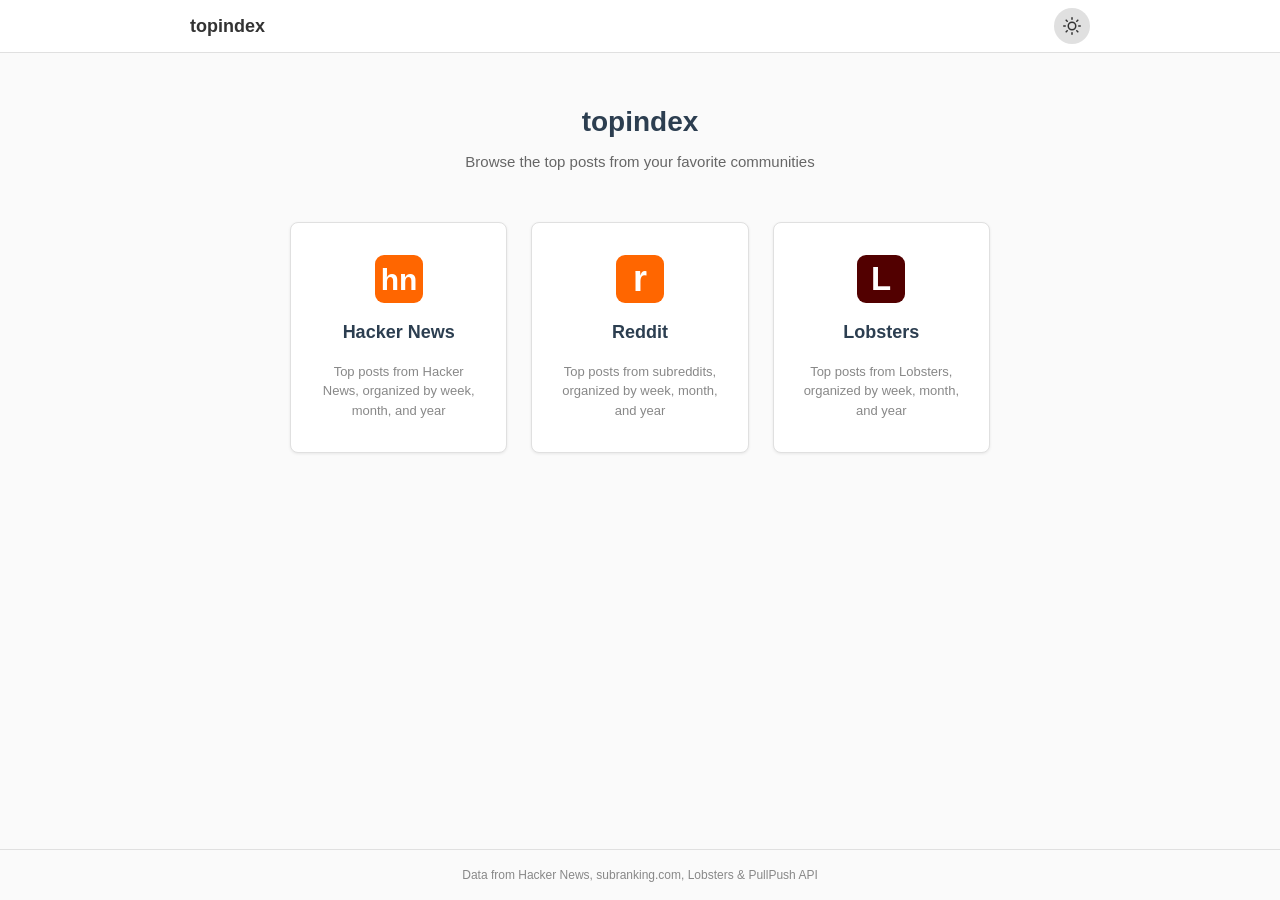
<file: index.html>
<!DOCTYPE html>
<html lang="en">
<head>
<meta charset="UTF-8">
<script>!function(){var e=localStorage.getItem('ti_theme');e||(e=matchMedia('(prefers-color-scheme:dark)').matches?'dark':'light');document.documentElement.setAttribute('data-theme',e)}()</script>
<meta name="viewport" content="width=device-width, initial-scale=1.0">
<link rel="icon" type="image/svg+xml" href="favicon.svg">
<title>topindex</title>
<script async src="https://www.googletagmanager.com/gtag/js?id=G-R2H3DBGJZJ"></script>
<script>
  window.dataLayer = window.dataLayer || [];
  function gtag(){dataLayer.push(arguments);}
  gtag('js', new Date());
  gtag('config', 'G-R2H3DBGJZJ');
</script>
<style>
:root {
    --bg: #fafafa;
    --bg-card: #ffffff;
    --bg-card-hover: #fff8f0;
    --bg-header: #ffffff;
    --text: #333;
    --text-heading: #2c3e50;
    --text-secondary: #666;
    --text-muted: #888;
    --accent: #ff6600;
    --accent-hover: #e85d00;
    --border: #e0e0e0;
    --border-header: #e0e0e0;
    --bg-btn: #e0e0e0;
    --bg-btn-hover: #d0d0d0;
    --shadow: rgba(0,0,0,0.08);
    --shadow-hover: rgba(0,0,0,0.14);
}
[data-theme="dark"] {
    --bg: #1a1a1b;
    --bg-card: #272729;
    --bg-card-hover: #2d2520;
    --bg-header: #272729;
    --text: #d7dadc;
    --text-heading: #f0f0f0;
    --text-secondary: #aaa;
    --text-muted: #818384;
    --accent: #ff7a1a;
    --accent-hover: #ff8833;
    --border: #3a3a3c;
    --border-header: #3a3a3c;
    --bg-btn: #3a3a3a;
    --bg-btn-hover: #4a4a4a;
    --shadow: rgba(0,0,0,0.2);
    --shadow-hover: rgba(0,0,0,0.3);
}

* { margin: 0; padding: 0; box-sizing: border-box; }

body {
    font-family: -apple-system, BlinkMacSystemFont, "Segoe UI", Roboto, Helvetica, Arial, sans-serif;
    color: var(--text);
    background: var(--bg);
    line-height: 1.5;
    min-height: 100vh;
    display: flex;
    flex-direction: column;
}

.site-header {
    background: var(--bg-header);
    border-bottom: 1px solid var(--border-header);
    padding: 8px 16px;
}
.site-header-inner {
    max-width: 900px;
    margin: 0 auto;
    display: flex;
    align-items: center;
    justify-content: space-between;
}
.site-header h1 {
    margin: 0;
    font-size: 18px;
    font-weight: 700;
}
.site-header h1 a {
    color: var(--text);
    text-decoration: none;
}
.site-header h1 a:hover {
    color: var(--accent);
}
.theme-toggle {
    background: var(--bg-btn);
    border: none;
    border-radius: 50%;
    width: 36px;
    height: 36px;
    cursor: pointer;
    font-size: 18px;
    display: flex;
    align-items: center;
    justify-content: center;
    transition: all 0.15s ease;
    color: var(--text);
}
.theme-toggle:hover {
    background: var(--bg-btn-hover);
    transform: scale(1.1);
}
.icon-sun, .icon-moon { width: 18px; height: 18px; }
[data-theme="light"] .icon-moon,
[data-theme="dark"] .icon-sun { display: none; }
[data-theme="light"] .icon-sun,
[data-theme="dark"] .icon-moon { display: block; }

main {
    flex: 1;
    max-width: 900px;
    width: 100%;
    margin: 0 auto;
    padding: 48px 16px;
}

.hero {
    text-align: center;
    margin-bottom: 48px;
}
.hero h2 {
    font-size: 28px;
    font-weight: 700;
    color: var(--text-heading);
    margin-bottom: 8px;
}
.hero p {
    font-size: 15px;
    color: var(--text-secondary);
}

.sites {
    display: grid;
    grid-template-columns: repeat(3, 1fr);
    gap: 24px;
    max-width: 700px;
    margin: 0 auto;
}

.site-card {
    background: var(--bg-card);
    border: 1px solid var(--border);
    border-radius: 8px;
    padding: 32px 24px;
    text-decoration: none;
    color: var(--text);
    transition: all 0.15s ease;
    display: flex;
    flex-direction: column;
    align-items: center;
    gap: 16px;
    box-shadow: 0 1px 3px var(--shadow);
}
.site-card:hover {
    border-color: var(--accent);
    box-shadow: 0 4px 12px var(--shadow-hover);
    background: var(--bg-card-hover);
    transform: translateY(-2px);
}
.site-card:visited {
    color: var(--text);
}

.site-icon {
    width: 48px;
    height: 48px;
}

.site-card h3 {
    font-size: 18px;
    font-weight: 600;
    color: var(--text-heading);
    margin: 0;
}
.site-card:hover h3 {
    color: var(--accent);
}

.site-card p {
    font-size: 13px;
    color: var(--text-muted);
    text-align: center;
    margin: 0;
}

.site-footer {
    text-align: center;
    padding: 16px;
    font-size: 12px;
    color: var(--text-muted);
    border-top: 1px solid var(--border);
}
.site-footer a {
    color: var(--text-muted);
    text-decoration: none;
}
.site-footer a:hover {
    color: var(--accent);
    text-decoration: underline;
}

@media (max-width: 600px) {
    .sites {
        grid-template-columns: 1fr;
        gap: 16px;
    }
    .hero h2 {
        font-size: 22px;
    }
    main {
        padding: 32px 16px;
    }
}
</style>
</head>
<body>

<header class="site-header">
    <div class="site-header-inner">
        <h1><a href="/">topindex</a></h1>
        <button class="theme-toggle" onclick="toggleTheme()" aria-label="Toggle dark mode">
            <svg class="icon-sun" xmlns="http://www.w3.org/2000/svg" viewBox="0 0 24 24" fill="none" stroke="currentColor" stroke-width="2" stroke-linecap="round" stroke-linejoin="round"><circle cx="12" cy="12" r="5"/><line x1="12" y1="1" x2="12" y2="3"/><line x1="12" y1="21" x2="12" y2="23"/><line x1="4.22" y1="4.22" x2="5.64" y2="5.64"/><line x1="18.36" y1="18.36" x2="19.78" y2="19.78"/><line x1="1" y1="12" x2="3" y2="12"/><line x1="21" y1="12" x2="23" y2="12"/><line x1="4.22" y1="19.78" x2="5.64" y2="18.36"/><line x1="18.36" y1="5.64" x2="19.78" y2="4.22"/></svg>
            <svg class="icon-moon" xmlns="http://www.w3.org/2000/svg" viewBox="0 0 24 24" fill="none" stroke="currentColor" stroke-width="2" stroke-linecap="round" stroke-linejoin="round"><path d="M21 12.79A9 9 0 1 1 11.21 3 7 7 0 0 0 21 12.79z"/></svg>
        </button>
    </div>
</header>

<main>
    <div class="hero">
        <h2>topindex</h2>
        <p>Browse the top posts from your favorite communities</p>
    </div>

    <div class="sites">

        <a href="hackernews/" class="site-card">
            <svg class="site-icon" viewBox="0 0 32 32" xmlns="http://www.w3.org/2000/svg"><rect width="32" height="32" rx="6" fill="#ff6600"/><text x="16" y="23" text-anchor="middle" font-family="Arial,Helvetica,sans-serif" font-size="20" font-weight="700" fill="white">hn</text></svg>
            <h3>Hacker News</h3>
            <p>Top posts from Hacker News, organized by week, month, and year</p>
        </a>

        <a href="reddit/" class="site-card">
            <svg class="site-icon" viewBox="0 0 32 32" xmlns="http://www.w3.org/2000/svg"><rect width="32" height="32" rx="6" fill="#ff6600"/><text x="16" y="24" text-anchor="middle" font-family="-apple-system,BlinkMacSystemFont,sans-serif" font-size="24" font-weight="700" fill="#fff">r</text></svg>
            <h3>Reddit</h3>
            <p>Top posts from subreddits, organized by week, month, and year</p>
        </a>

        <a href="lobsters/" class="site-card">
            <svg class="site-icon" viewBox="0 0 32 32" xmlns="http://www.w3.org/2000/svg"><rect width="32" height="32" rx="6" fill="#520000"/><text x="16" y="23" text-anchor="middle" font-family="Arial,Helvetica,sans-serif" font-size="22" font-weight="700" fill="white">L</text></svg>
            <h3>Lobsters</h3>
            <p>Top posts from Lobsters, organized by week, month, and year</p>
        </a>
    </div>
</main>

<footer class="site-footer">
    Data from <a href="https://news.ycombinator.com" target="_blank" rel="noopener">Hacker News</a>,
    <a href="https://subranking.com" target="_blank" rel="noopener">subranking.com</a>,
    <a href="https://lobste.rs" target="_blank" rel="noopener">Lobsters</a> &amp;
    <a href="https://pullpush.io" target="_blank" rel="noopener">PullPush API</a>
</footer>

<script>
function toggleTheme() {
    var t = document.documentElement;
    var c = t.getAttribute('data-theme') === 'dark' ? 'light' : 'dark';
    t.setAttribute('data-theme', c);
    localStorage.setItem('ti_theme', c);
    // Sync with sub-site themes
    localStorage.setItem('theme', c);
    localStorage.setItem('hn_theme', c);
    localStorage.setItem('lob_theme', c);
}
</script>
</body>
</html>
</file>
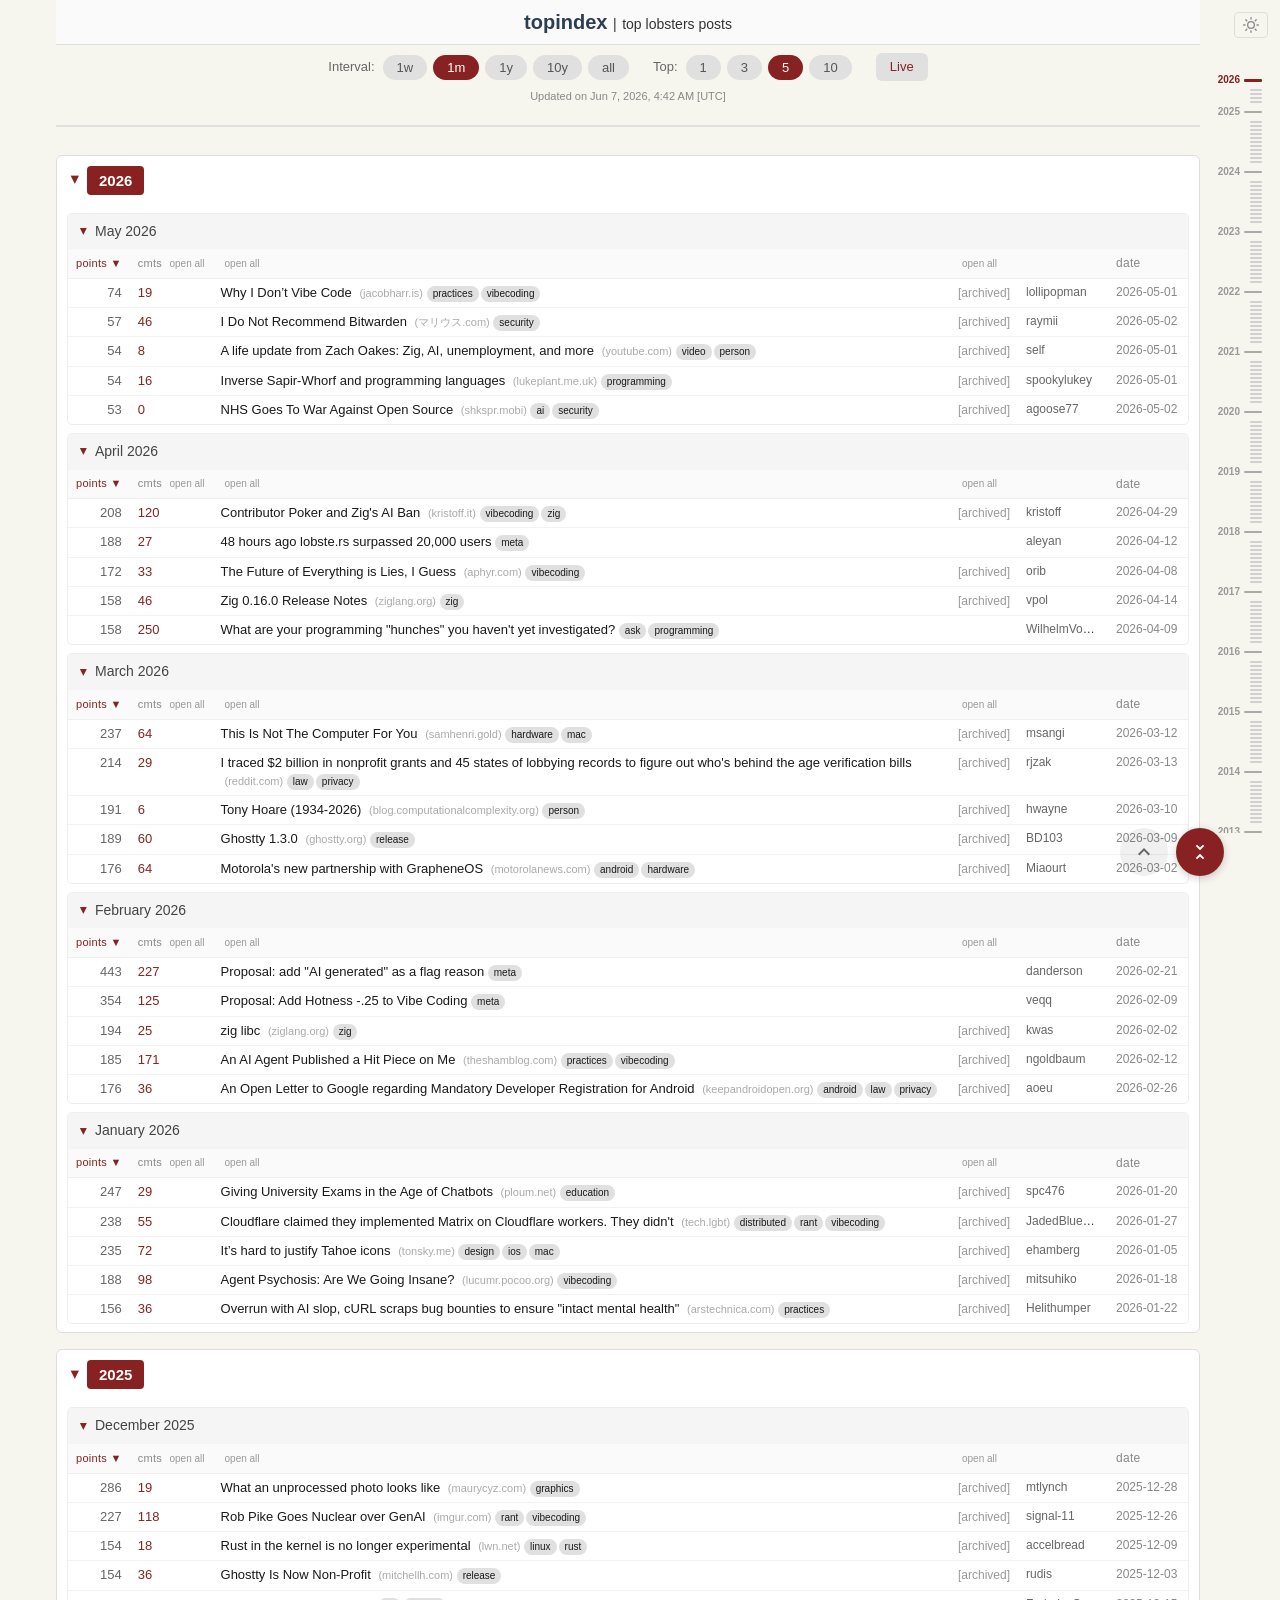
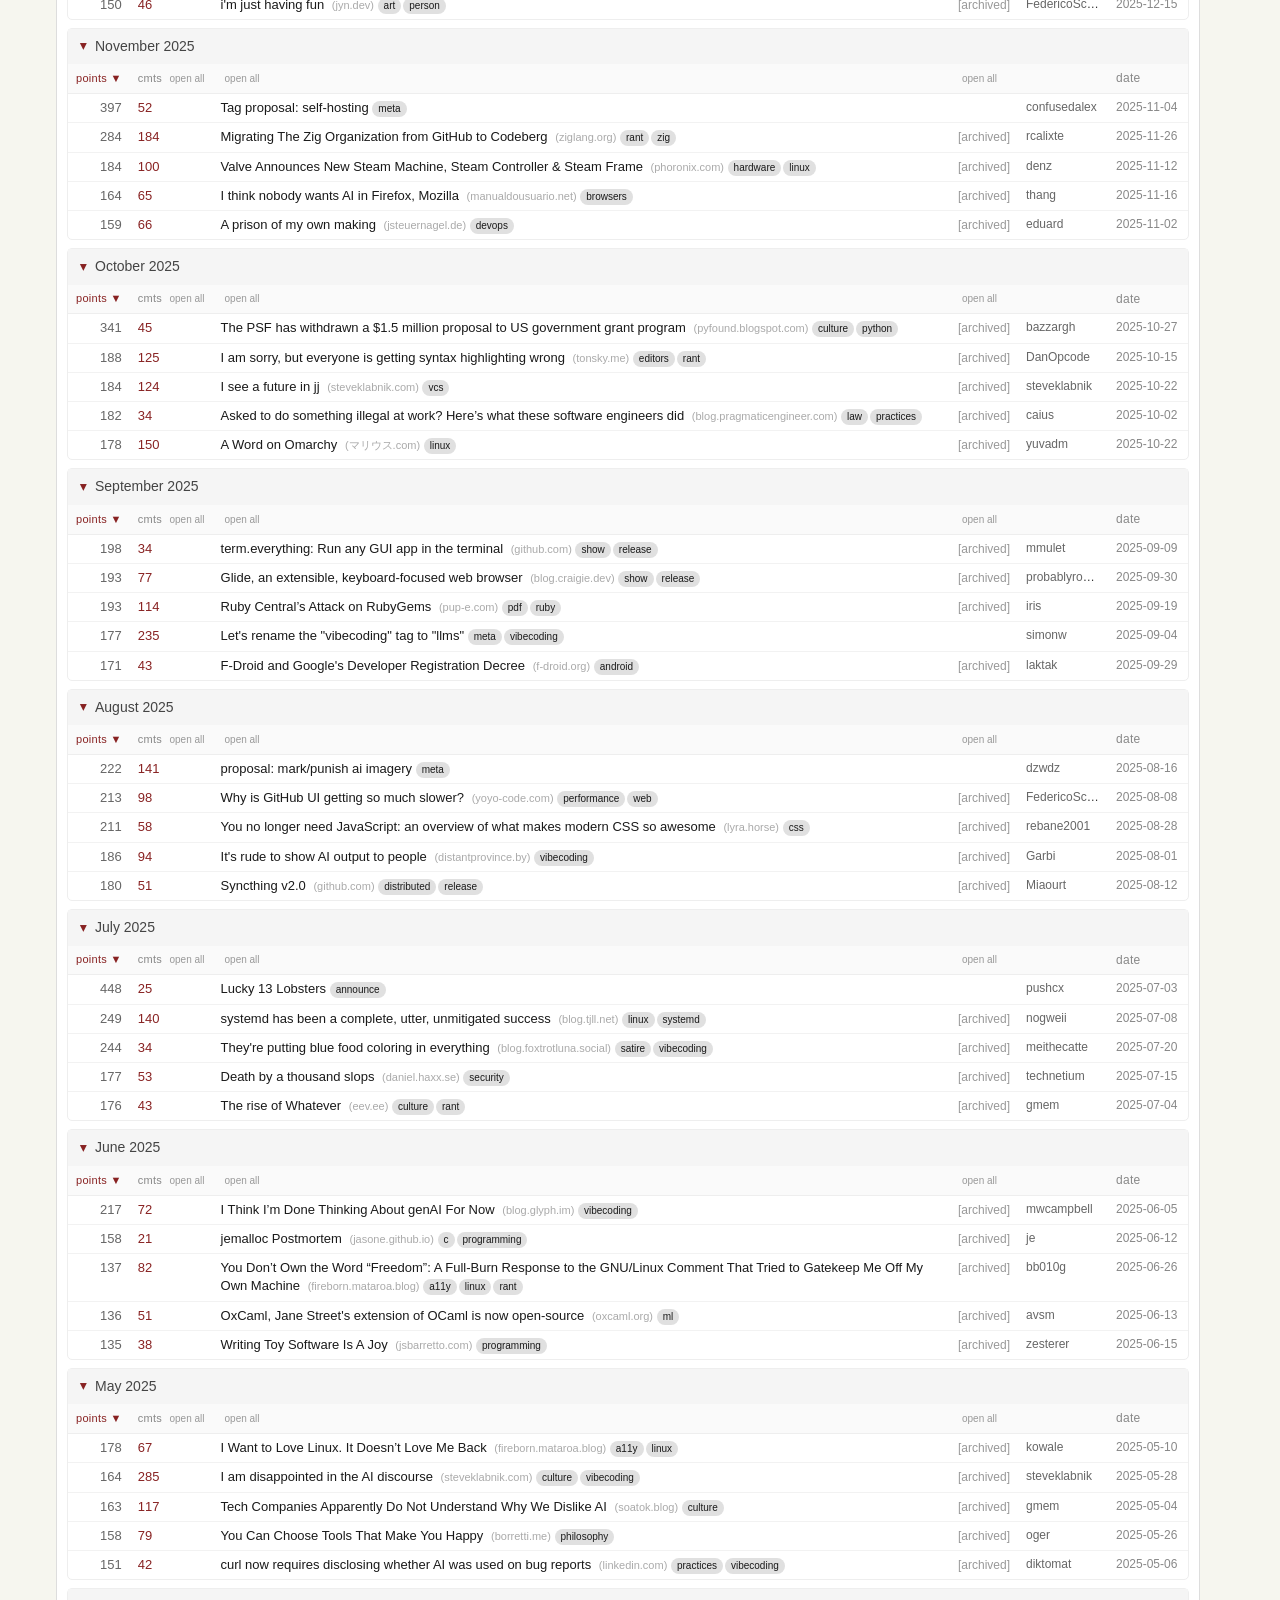
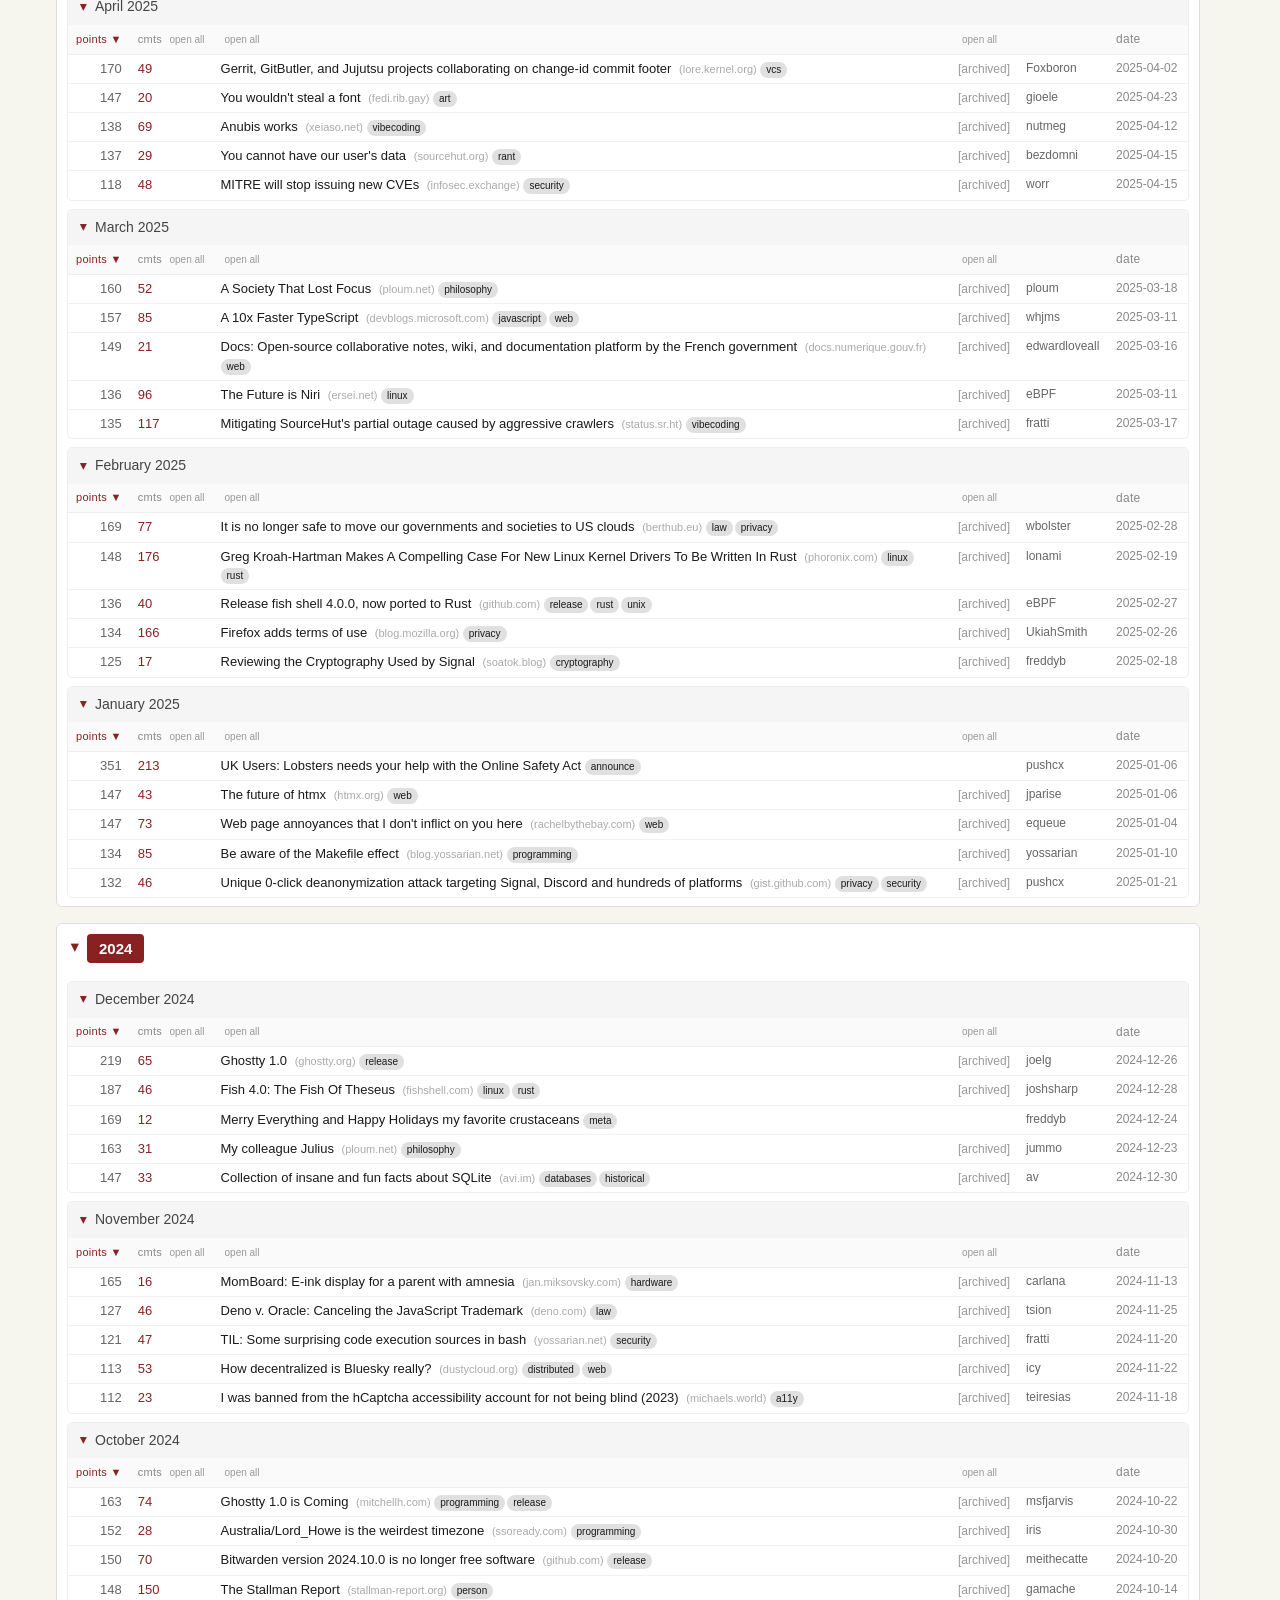
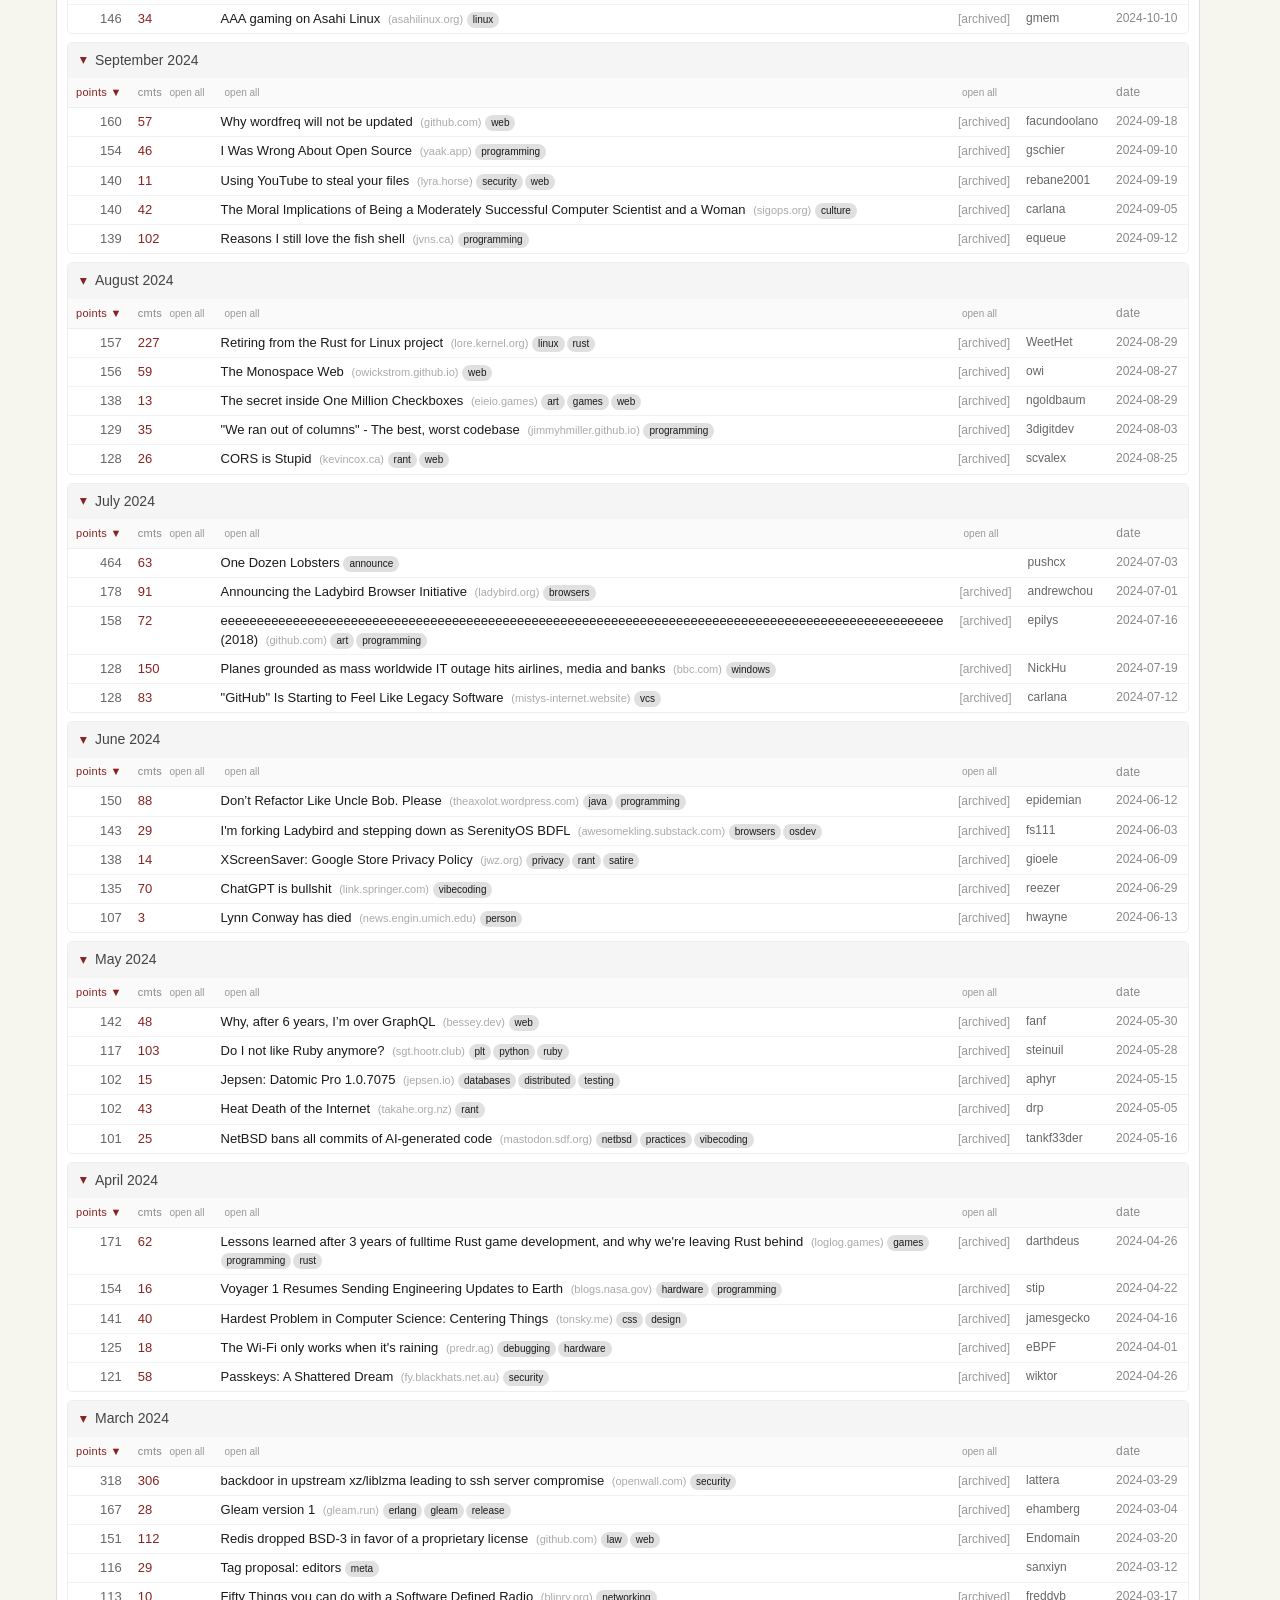
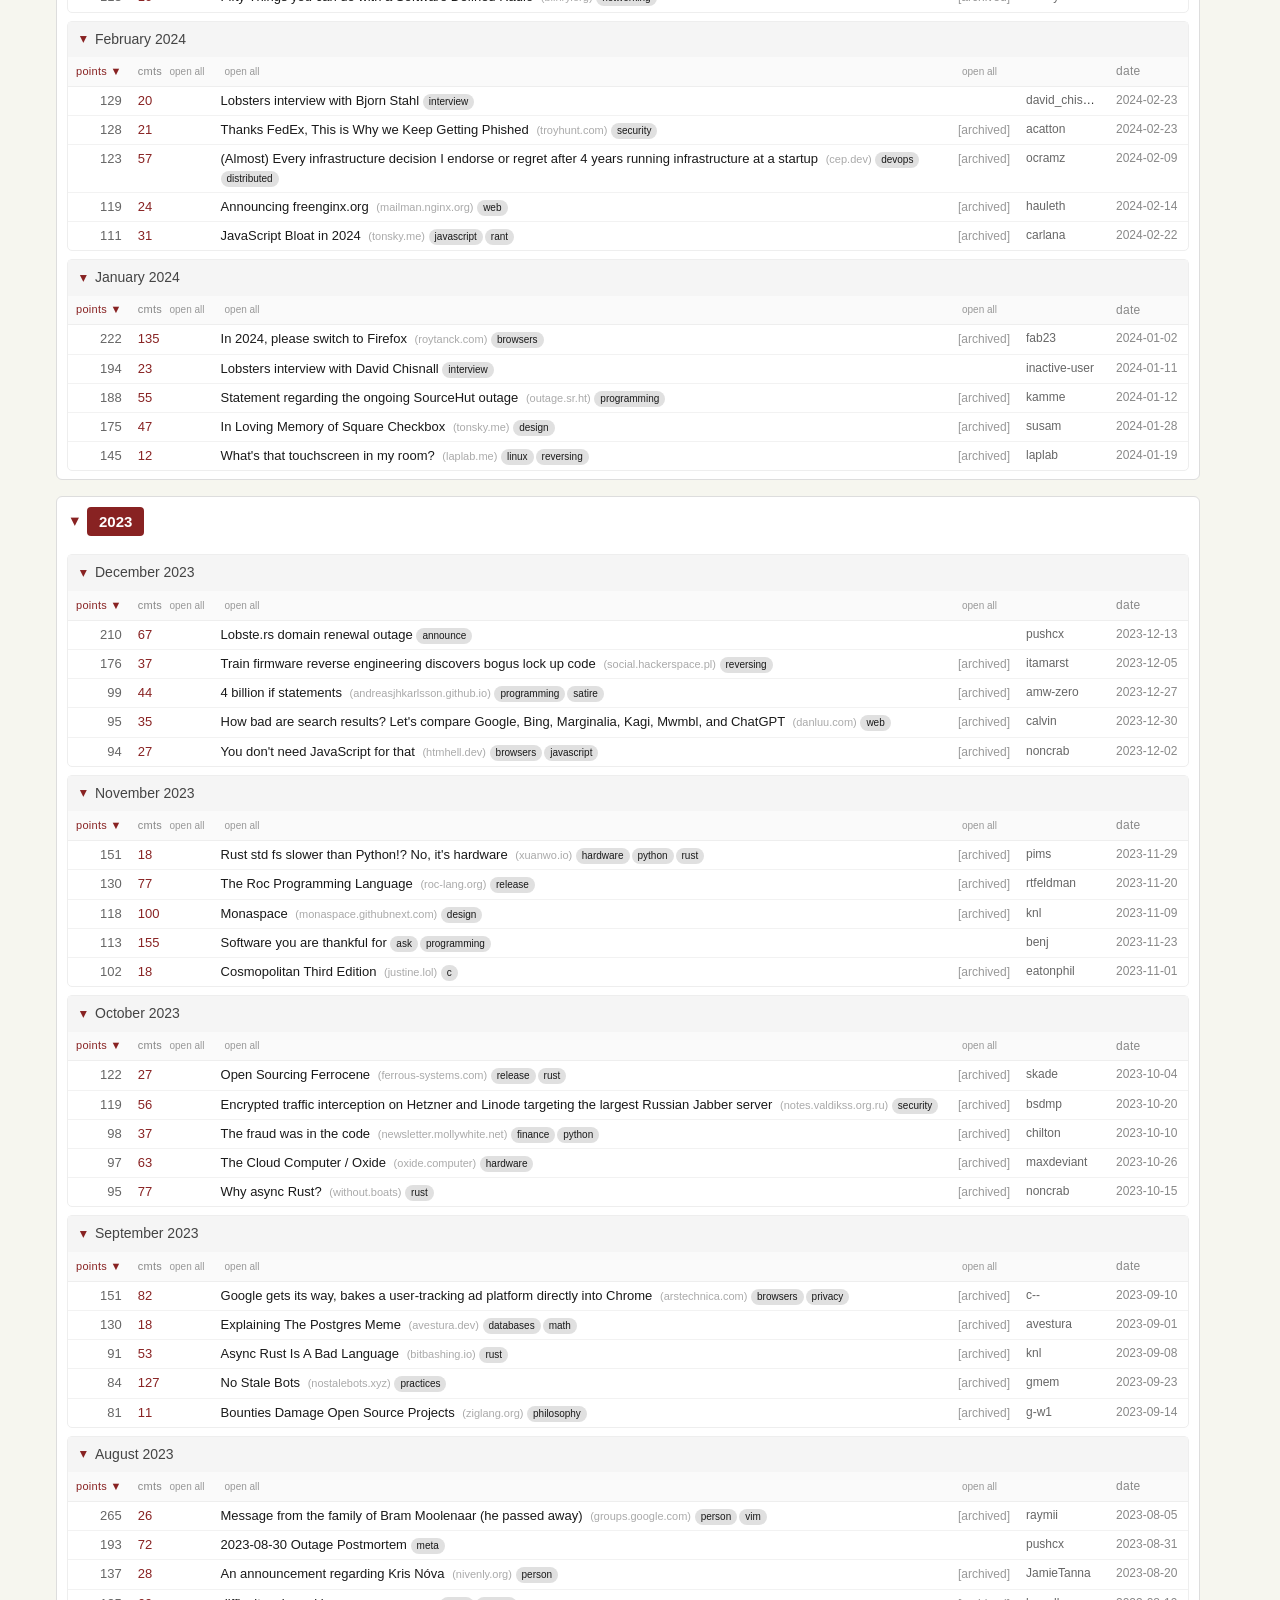
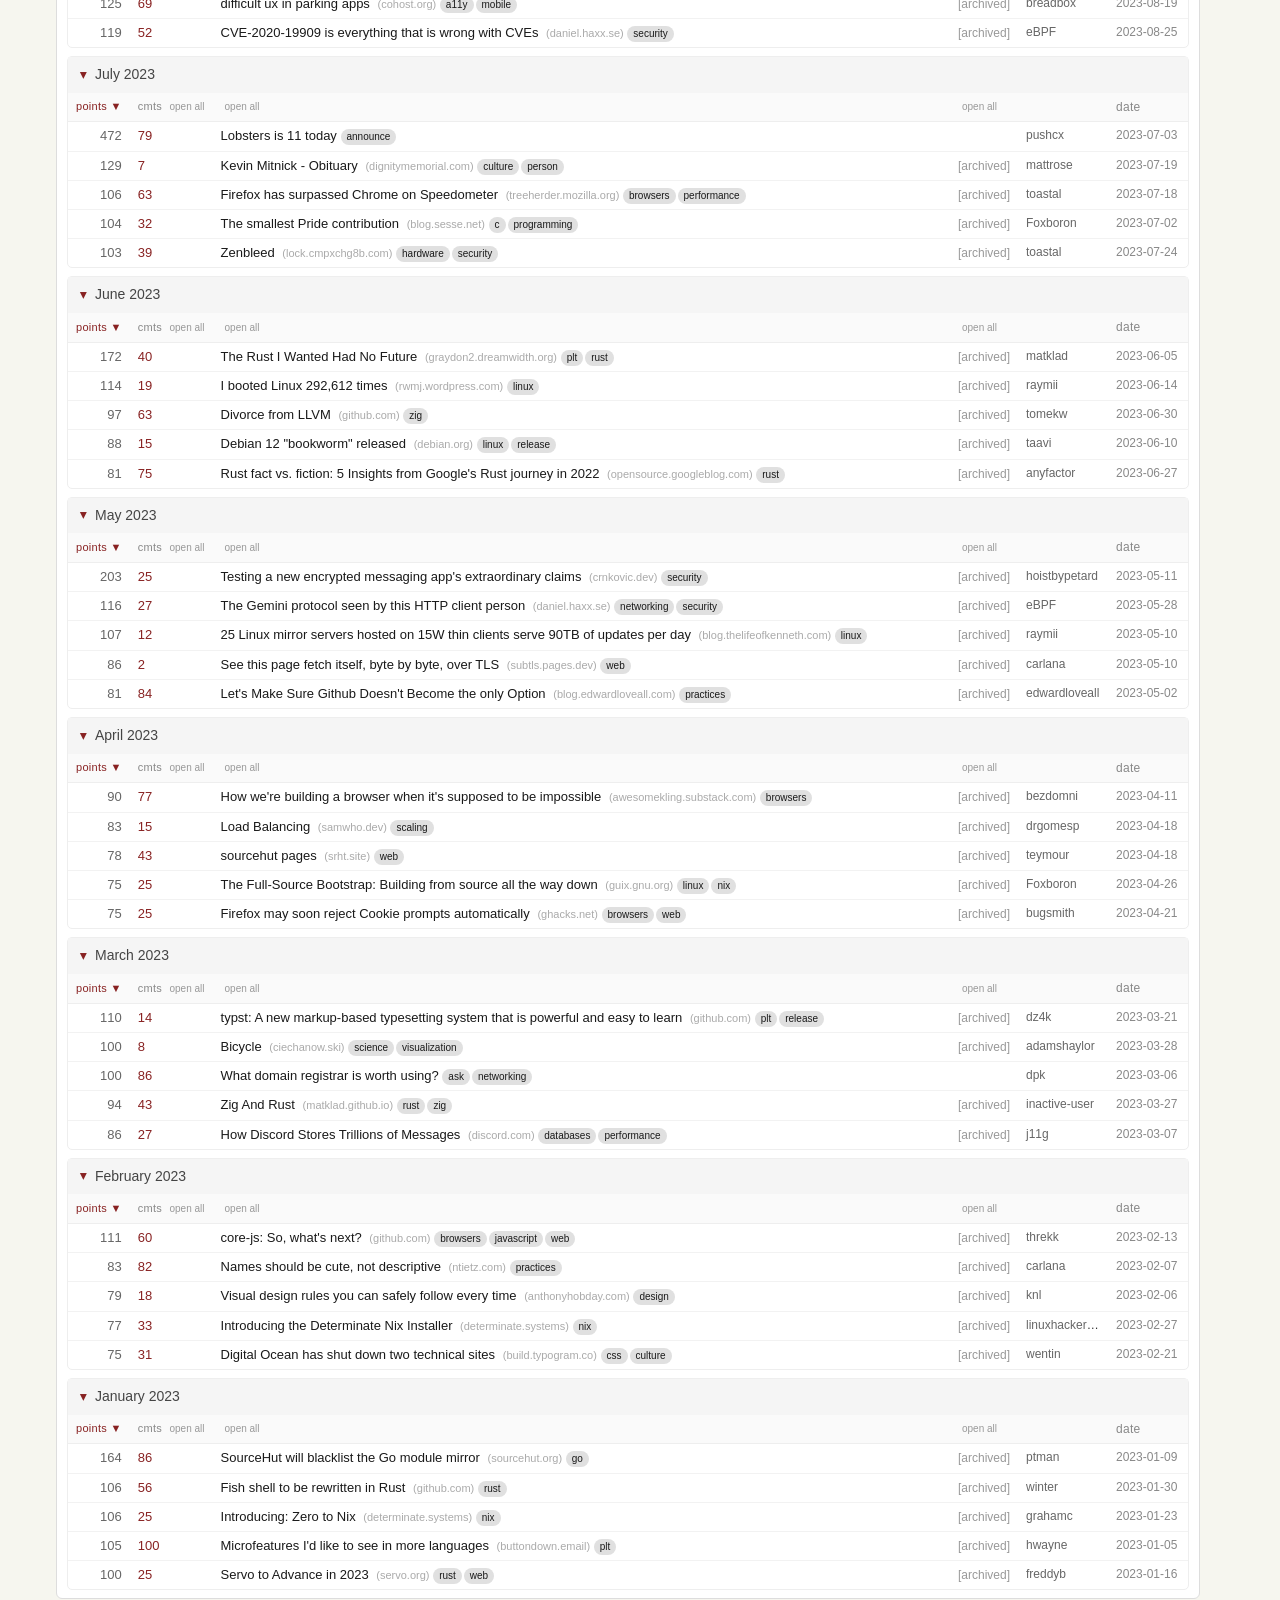
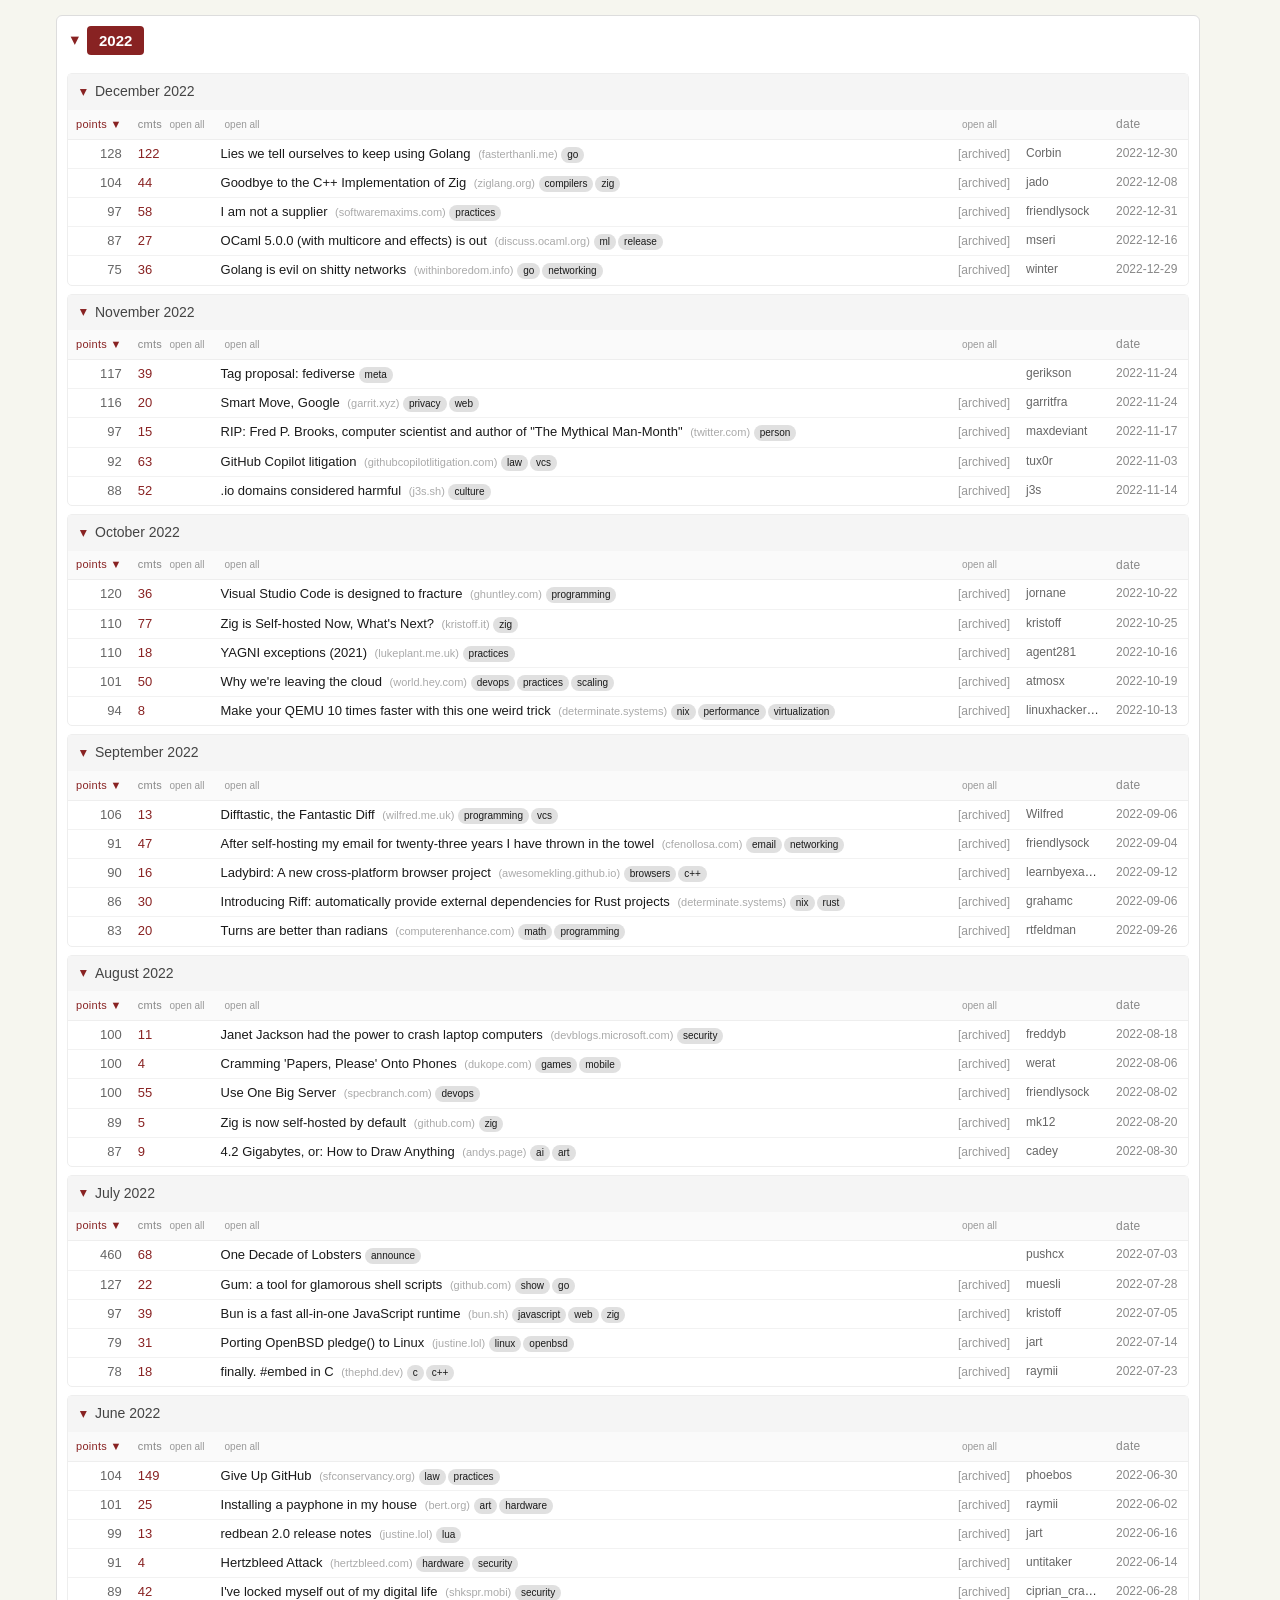
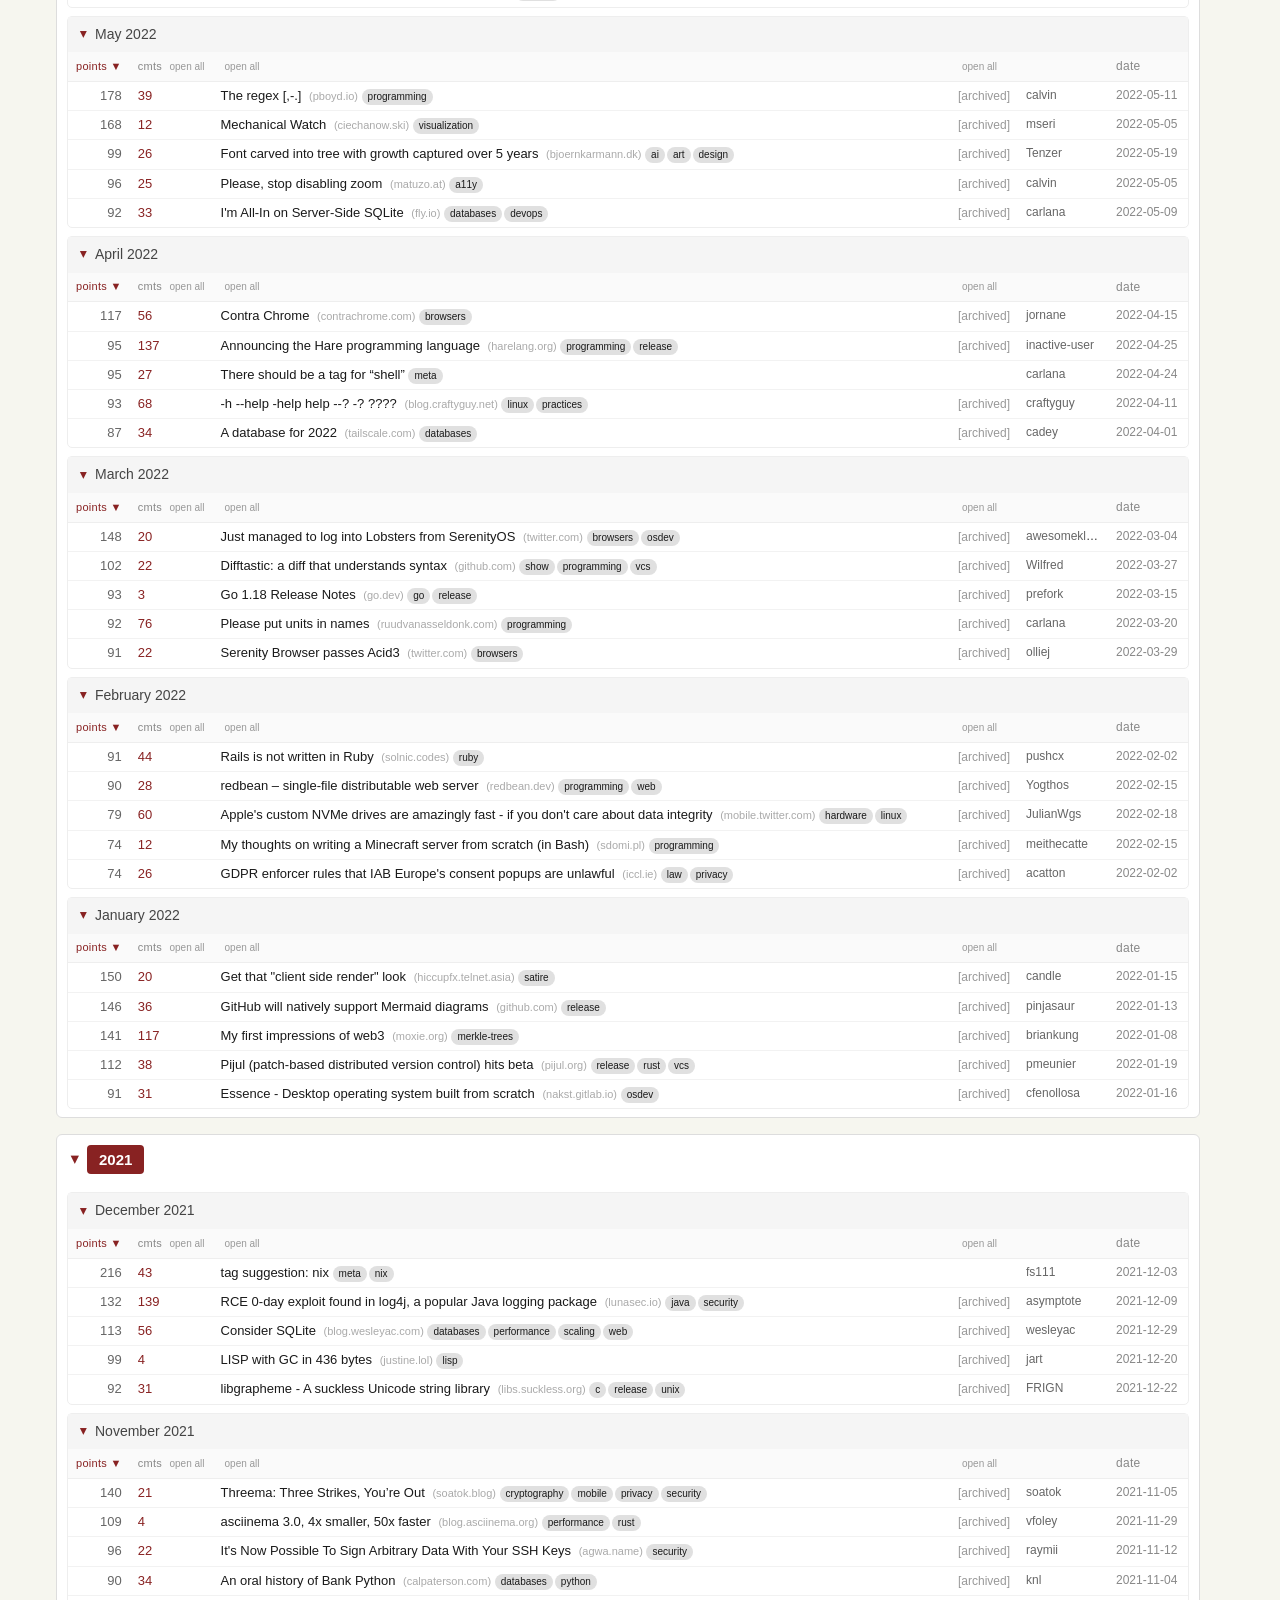
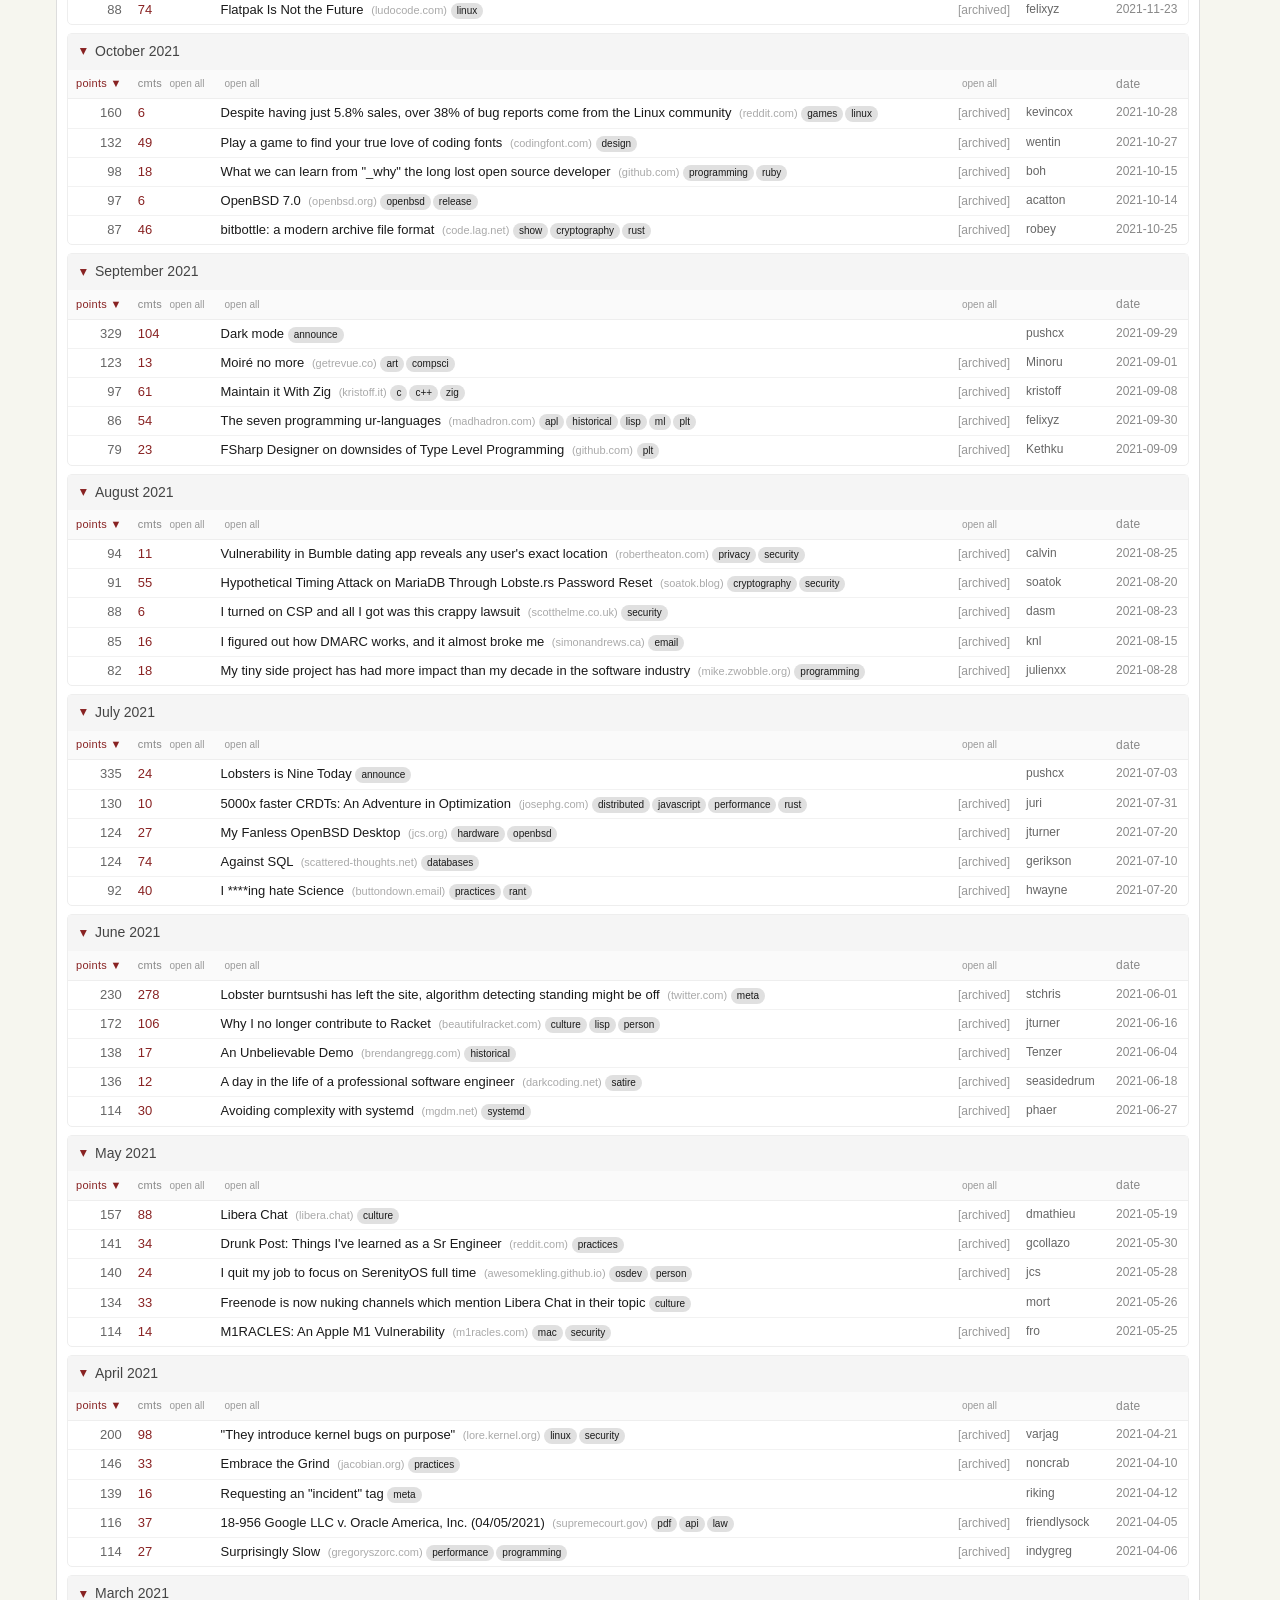
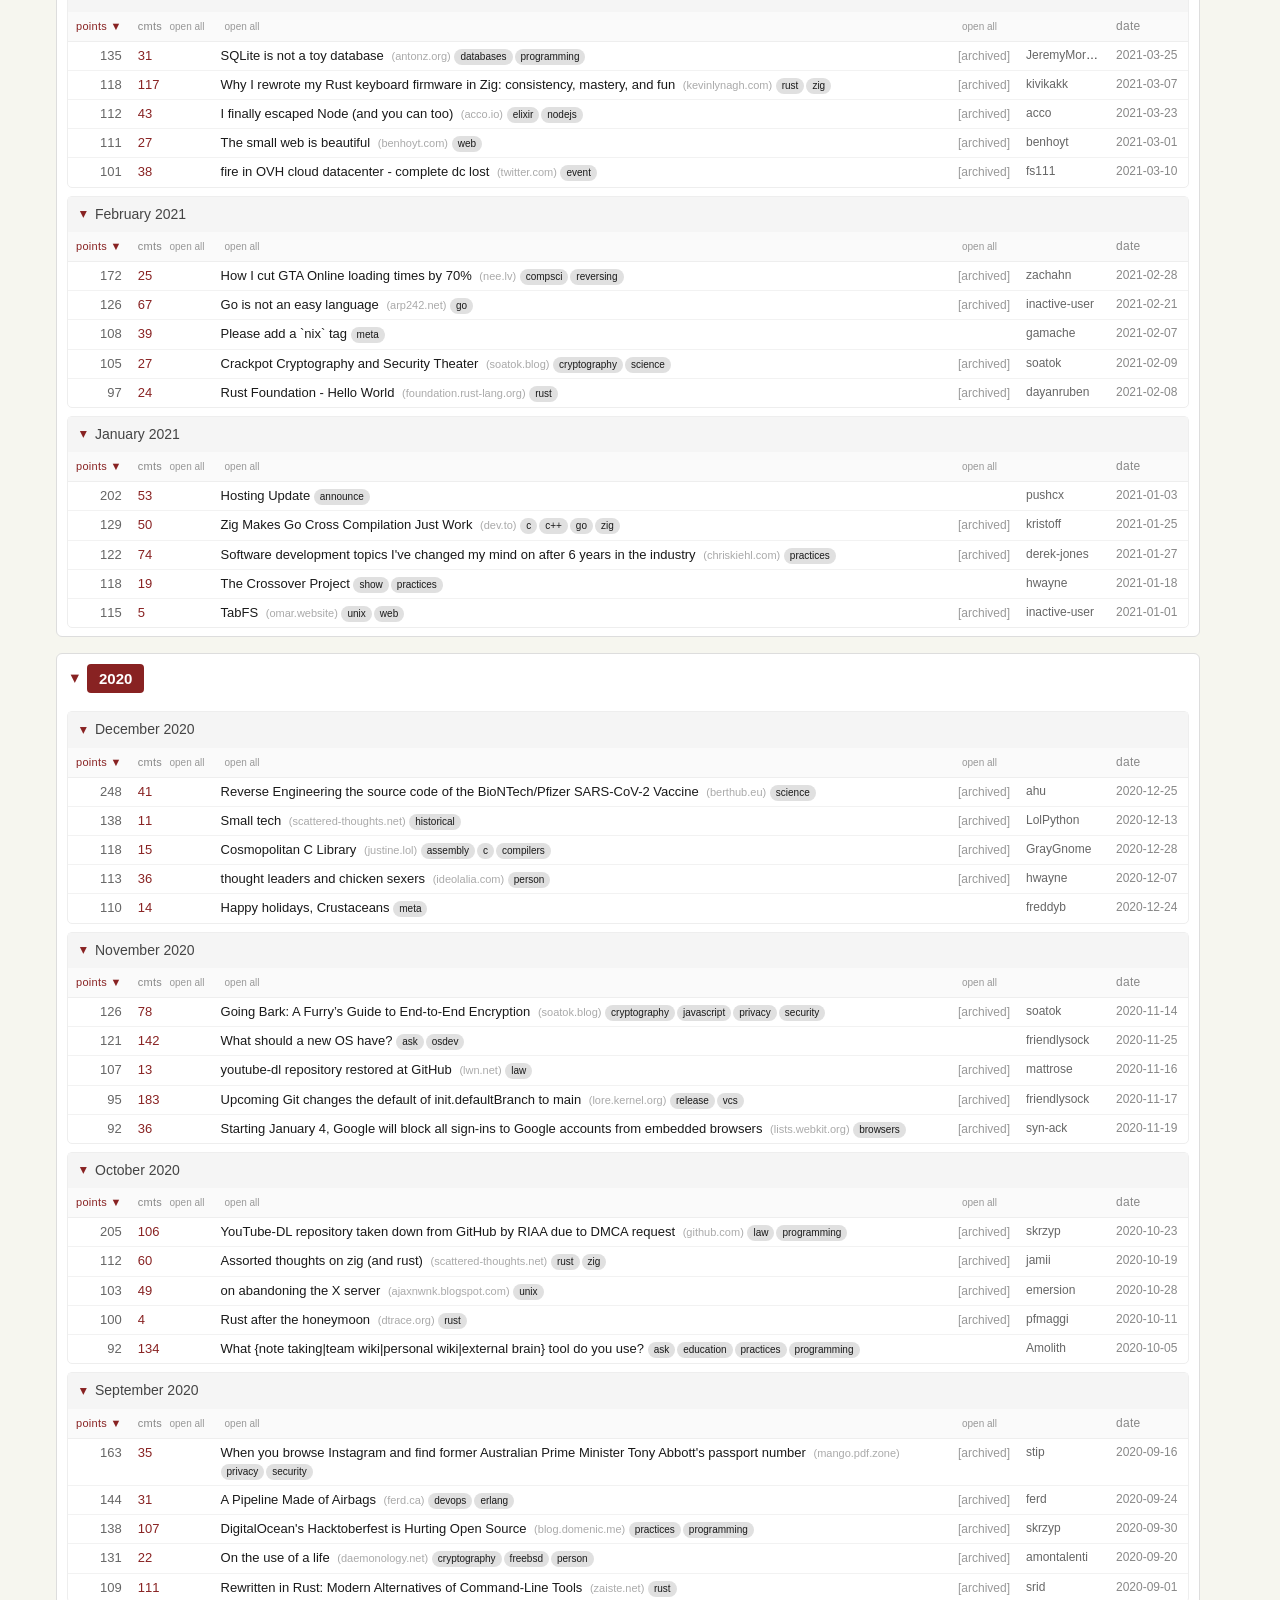
<file: lobsters/index.html>
<!DOCTYPE html>
<html lang="en">
<head>
<meta charset="UTF-8">
<meta name="viewport" content="width=device-width, initial-scale=1.0">
<link rel="icon" type="image/svg+xml" href="favicon.svg">
<link rel="stylesheet" href="style.css">
<script>!function(){var e=localStorage.getItem('lob_theme');e||(e=matchMedia('(prefers-color-scheme:dark)').matches?'dark':'light');document.documentElement.setAttribute('data-theme',e)}()</script>
<title>topindex | top lobsters posts</title>
<style>
.title-subtitle a { color: inherit; text-decoration: none; }
.title-subtitle a:hover { color: var(--accent); }
</style>
<script async src="https://www.googletagmanager.com/gtag/js?id=G-R2H3DBGJZJ"></script>
<script>
  window.dataLayer = window.dataLayer || [];
  function gtag(){dataLayer.push(arguments);}
  gtag('js', new Date());
  gtag('config', 'G-R2H3DBGJZJ');
</script>
</head>
<body>

<div class="title-bar">
    <h1><a href="/" class="home-link">topindex</a> <span class="title-sep">|</span> <span class="title-subtitle"><a href="./">top lobsters posts</a></span></h1>
    <button class="theme-toggle" onclick="toggleTheme()" aria-label="Toggle dark mode">
        <svg class="icon-sun" xmlns="http://www.w3.org/2000/svg" viewBox="0 0 24 24" fill="none" stroke="currentColor" stroke-width="2" stroke-linecap="round" stroke-linejoin="round"><circle cx="12" cy="12" r="5"/><line x1="12" y1="1" x2="12" y2="3"/><line x1="12" y1="21" x2="12" y2="23"/><line x1="4.22" y1="4.22" x2="5.64" y2="5.64"/><line x1="18.36" y1="18.36" x2="19.78" y2="19.78"/><line x1="1" y1="12" x2="3" y2="12"/><line x1="21" y1="12" x2="23" y2="12"/><line x1="4.22" y1="19.78" x2="5.64" y2="18.36"/><line x1="18.36" y1="5.64" x2="19.78" y2="4.22"/></svg>
        <svg class="icon-moon" xmlns="http://www.w3.org/2000/svg" viewBox="0 0 24 24" fill="none" stroke="currentColor" stroke-width="2" stroke-linecap="round" stroke-linejoin="round"><path d="M21 12.79A9 9 0 1 1 11.21 3 7 7 0 0 0 21 12.79z"/></svg>
    </button>
</div>
<div class="header">
    <div class="controls">
        <div class="control-group">
            <label>Interval:</label>
            <button data-interval="weekly" onclick="setInterval_('weekly')">1w</button>
            <button data-interval="monthly" class="active" onclick="setInterval_('monthly')">1m</button>
            <button data-interval="yearly" onclick="setInterval_('yearly')">1y</button>
            <button data-interval="10y" onclick="setInterval_('10y')">10y</button>
            <button data-interval="all" onclick="setInterval_('all')">all</button>
        </div>
        <div class="control-group">
            <label>Top:</label>
            <button data-topn="1" onclick="setTopN(1)">1</button>
            <button data-topn="3" onclick="setTopN(3)">3</button>
            <button data-topn="5" class="active" onclick="setTopN(5)">5</button>
            <button data-topn="10" onclick="setTopN(10)">10</button>
        </div>
        <a href="today.html" class="nav-link" title="Live top posts">Live</a>
    </div>
    <div class="last-updated" id="last-updated"></div>
</div>

<div id="loading" style="display:none">Loading...</div>
<div id="content"></div>
<div id="tag-filters" class="tag-filters" style="display:none"></div>
<div id="timeline"></div>
<div id="tl-tooltip"></div>

<button class="back-to-top" onclick="window.scrollTo({top:0,behavior:'smooth'})" title="Back to top">
    <svg viewBox="0 0 24 24"><path d="M7.41 15.41L12 10.83l4.59 4.58L18 14l-6-6-6 6z"/></svg>
</button>
<button class="fab" id="fab" onclick="toggleExpandCollapse()" title="Expand/Collapse All">
    <svg id="fab-expand" viewBox="0 0 24 24"><path d="M12 5.83L15.17 9l1.41-1.41L12 3 7.41 7.59 8.83 9 12 5.83zm0 12.34L8.83 15l-1.41 1.41L12 21l4.59-4.59L15.17 15 12 18.17z"/></svg>
    <svg id="fab-collapse" style="display:none" viewBox="0 0 24 24"><path d="M7.41 18.59L8.83 20 12 16.83 15.17 20l1.41-1.41L12 14l-4.59 4.59zm9.18-13.18L15.17 4 12 7.17 8.83 4 7.41 5.41 12 10l4.59-4.59z"/></svg>
</button>

<div class="tooltip" id="tooltip"></div>

<script src="app.js"></script>
</body>
</html>
</file>
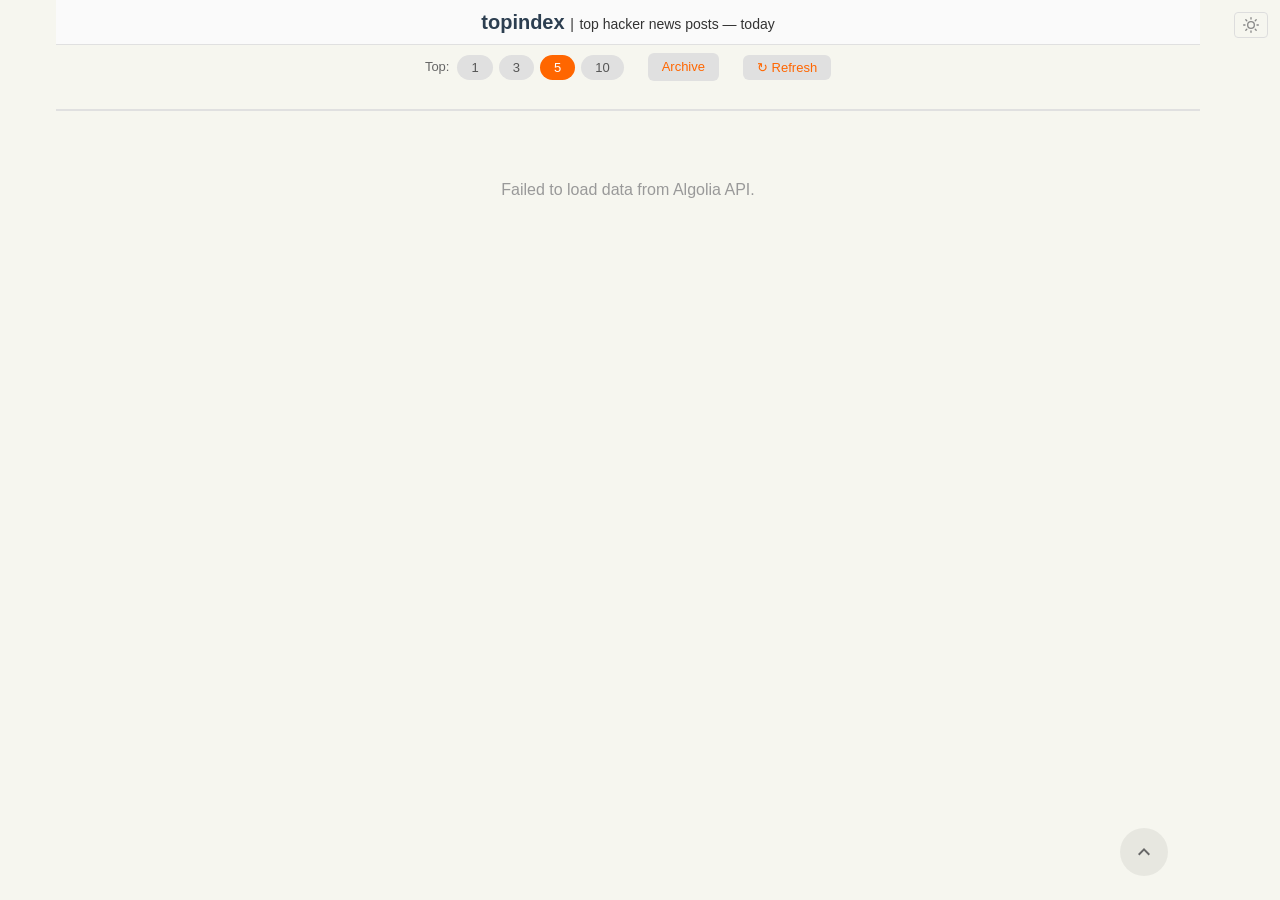
<file: hackernews/today.html>
<!DOCTYPE html>
<html lang="en">
<head>
<meta charset="UTF-8">
<meta name="viewport" content="width=device-width, initial-scale=1.0">
<link rel="icon" type="image/svg+xml" href="favicon.svg">
<link rel="stylesheet" href="style.css">
<script>!function(){var e=localStorage.getItem('ti_theme');e||(e=matchMedia('(prefers-color-scheme:dark)').matches?'dark':'light');document.documentElement.setAttribute('data-theme',e)}()</script>
<title>topindex | top hacker news posts — today</title>
<style>
.title-subtitle a { color: inherit; text-decoration: none; }
.title-subtitle a:hover { color: var(--accent); }
</style>
<script async src="https://www.googletagmanager.com/gtag/js?id=G-R2H3DBGJZJ"></script>
<script>
  window.dataLayer = window.dataLayer || [];
  function gtag(){dataLayer.push(arguments);}
  gtag('js', new Date());
  gtag('config', 'G-R2H3DBGJZJ');
</script>
</head>
<body>

<div class="title-bar">
    <h1><a href="/" class="home-link">topindex</a> <span class="title-sep">|</span> <span class="title-subtitle"><a href="./">top hacker news posts</a> — today</span></h1>
    <button class="theme-toggle" onclick="toggleTheme()" aria-label="Toggle dark mode">
        <svg class="icon-sun" xmlns="http://www.w3.org/2000/svg" viewBox="0 0 24 24" fill="none" stroke="currentColor" stroke-width="2" stroke-linecap="round" stroke-linejoin="round"><circle cx="12" cy="12" r="5"/><line x1="12" y1="1" x2="12" y2="3"/><line x1="12" y1="21" x2="12" y2="23"/><line x1="4.22" y1="4.22" x2="5.64" y2="5.64"/><line x1="18.36" y1="18.36" x2="19.78" y2="19.78"/><line x1="1" y1="12" x2="3" y2="12"/><line x1="21" y1="12" x2="23" y2="12"/><line x1="4.22" y1="19.78" x2="5.64" y2="18.36"/><line x1="18.36" y1="5.64" x2="19.78" y2="4.22"/></svg>
        <svg class="icon-moon" xmlns="http://www.w3.org/2000/svg" viewBox="0 0 24 24" fill="none" stroke="currentColor" stroke-width="2" stroke-linecap="round" stroke-linejoin="round"><path d="M21 12.79A9 9 0 1 1 11.21 3 7 7 0 0 0 21 12.79z"/></svg>
    </button>
</div>
<div class="header">
    <div class="controls">
        <div class="control-group">
            <label>Top:</label>
            <button data-topn="1" onclick="setTopN(1)">1</button>
            <button data-topn="3" onclick="setTopN(3)">3</button>
            <button data-topn="5" class="active" onclick="setTopN(5)">5</button>
            <button data-topn="10" onclick="setTopN(10)">10</button>
        </div>
        <a href="index.html" class="nav-link" title="Historical archive">Archive</a>
        <button id="refresh-button" class="nav-link" onclick="fetchAll(true)" title="Refresh data" style="cursor:pointer;border:none;font-family:inherit;">&#x21bb; Refresh</button>
    </div>
    <div class="last-updated" id="last-updated"></div>
</div>

<div id="loading" style="display:none">Loading...</div>
<div id="content"></div>

<button class="back-to-top" onclick="window.scrollTo({top:0,behavior:'smooth'})" title="Back to top">
    <svg viewBox="0 0 24 24"><path d="M7.41 15.41L12 10.83l4.59 4.58L18 14l-6-6-6 6z"/></svg>
</button>

<div class="tooltip" id="tooltip"></div>

<script>
let currentTopN = 5;
let currentSort = 'score';
let todayStories = [];
let weekStories = [];
let lastFetchTimestamp = null;
const VALID_SORTS = ['score', 'comments', 'date'];
const REFRESH_INTERVAL = 5 * 60 * 1000;
const CACHE_TTL = 6 * 60 * 60 * 1000;
const CACHE_KEY_TODAY = 'hn_top_today_cache';
const CACHE_KEY_WEEK = 'hn_top_week_cache';
const VISITED_LINK_SELECTOR = 'a[data-link="ext"], a[data-link="hn"], a[data-link="arc"]';

/* Theme */
function initTheme() {
    const saved = localStorage.getItem('ti_theme');
    if (saved) {
        document.documentElement.dataset.theme = saved;
    } else {
        const prefersDark = window.matchMedia('(prefers-color-scheme: dark)').matches;
        document.documentElement.dataset.theme = prefersDark ? 'dark' : 'light';
    }
}

function toggleTheme() {
    const html = document.documentElement;
    const isDark = html.dataset.theme === 'dark';
    html.dataset.theme = isDark ? 'light' : 'dark';
    localStorage.setItem('ti_theme', html.dataset.theme);
}

initTheme();

/* Helpers */
function escapeHtml(str) {
    if (!str) return '';
    return str.replace(/&/g,'&amp;').replace(/</g,'&lt;').replace(/>/g,'&gt;').replace(/"/g,'&quot;');
}

function extractDomain(url) {
    if (!url) return '';
    try {
        let d = url.replace(/^https?:\/\//, '').split('/')[0];
        return d.replace(/^www\./, '');
    } catch(e) {
        return '';
    }
}

function openAllLinks(sectionId, linkType) {
    const section = document.getElementById(sectionId);
    if (!section) return;
    const selector = 'a[data-link="' + linkType + '"]';
    const links = section.querySelectorAll(selector);
    if (linkType === 'ext') {
        const visited = JSON.parse(localStorage.getItem('hn_visited') || '{}');
        links.forEach(a => {
            window.open(a.href, '_blank');
            a.classList.add('visited');
            visited[a.href] = true;
        });
        localStorage.setItem('hn_visited', JSON.stringify(visited));
    } else {
        links.forEach(a => window.open(a.href, '_blank'));
    }
}

function setRefreshLoading(isLoading) {
    const button = document.getElementById('refresh-button');
    if (!button) return;
    button.disabled = isLoading;
    button.setAttribute('aria-busy', isLoading ? 'true' : 'false');
    button.textContent = isLoading ? 'Loading...' : '\u21bb Refresh';
}

function timeAgo(dateStr) {
    const now = Date.now();
    const then = new Date(dateStr).getTime();
    const diff = Math.floor((now - then) / 1000);
    if (diff < 60) return diff + 's ago';
    if (diff < 3600) return Math.floor(diff / 60) + 'm ago';
    if (diff < 86400) return Math.floor(diff / 3600) + 'h ago';
    return Math.floor(diff / 86400) + 'd ago';
}

/* Cache */
function getCache(key) {
    try {
        const raw = localStorage.getItem(key);
        if (!raw) return null;
        const cached = JSON.parse(raw);
        if (!cached || !cached.data || !cached.timestamp) return null;
        if (Date.now() - cached.timestamp > CACHE_TTL) {
            localStorage.removeItem(key);
            return null;
        }
        return cached;
    } catch (e) {
        localStorage.removeItem(key);
        return null;
    }
}

function setCache(key, data) {
    try {
        localStorage.setItem(key, JSON.stringify({ data: data, timestamp: Date.now() }));
    } catch (e) {}
}

/* Data */
function buildApiUrl(timeRangeSeconds, hitsPerPage, page) {
    const cutoff = Math.floor(Date.now() / 1000) - timeRangeSeconds;
    return 'https://hn.algolia.com/api/v1/search?tags=story&numericFilters=created_at_i>' + cutoff + '&hitsPerPage=' + hitsPerPage + '&page=' + page;
}

function normalizeHits(hits) {
    return hits.map(hit => ({
        id: hit.objectID,
        title: hit.title,
        url: hit.url,
        score: hit.points || 0,
        comments: hit.num_comments || 0,
        author: hit.author,
        created_at: hit.created_at
    }));
}

async function fetchFeed(cacheKey, timeRangeSeconds, totalHits) {
    const cached = getCache(cacheKey);
    if (cached) return cached;
    const perPage = Math.min(totalHits, 1000);
    const pages = Math.ceil(totalHits / perPage);
    const fetches = [];
    for (let p = 0; p < pages; p++) {
        fetches.push(fetch(buildApiUrl(timeRangeSeconds, perPage, p)).then(r => {
            if (!r.ok) throw new Error('API request failed');
            return r.json();
        }));
    }
    const results = await Promise.all(fetches);
    let allHits = [];
    for (const data of results) allHits = allHits.concat(data.hits);
    const stories = normalizeHits(allHits);
    setCache(cacheKey, stories);
    return { data: stories, timestamp: Date.now() };
}

async function fetchAll(forceRefresh) {
    const loadingEl = document.getElementById('loading');
    const hadData = todayStories.length > 0 || weekStories.length > 0;
    if (forceRefresh || !hadData) loadingEl.style.display = 'block';
    setRefreshLoading(!!forceRefresh);

    if (forceRefresh) {
        localStorage.removeItem(CACHE_KEY_TODAY);
        localStorage.removeItem(CACHE_KEY_WEEK);
    }

    try {
        const [todayResult, weekResult] = await Promise.all([
            fetchFeed(CACHE_KEY_TODAY, 86400, 200),
            fetchFeed(CACHE_KEY_WEEK, 604800, 2000)
        ]);
        todayStories = todayResult.data;
        weekStories = weekResult.data;
        lastFetchTimestamp = Math.min(todayResult.timestamp, weekResult.timestamp);
        loadingEl.style.display = 'none';
        setRefreshLoading(false);
        updateLastUpdated();
        render();
    } catch (e) {
        loadingEl.style.display = 'none';
        setRefreshLoading(false);
        if (!hadData) {
            document.getElementById('content').innerHTML =
                '<p style="text-align:center;color:var(--text-faint);padding:40px;">Failed to load data from Algolia API.</p>';
        }
    }
}

function formatUpdatedTime(timestamp) {
    const d = timestamp ? new Date(timestamp) : new Date();
    const h = d.getHours();
    const m = String(d.getMinutes()).padStart(2, '0');
    const ampm = h >= 12 ? 'PM' : 'AM';
    const h12 = h % 12 || 12;
    return h12 + ':' + m + ' ' + ampm;
}

function updateLastUpdated() {
    const el = document.getElementById('last-updated');
    if (el) el.textContent = 'Updated ' + formatUpdatedTime(lastFetchTimestamp);
}

/* Sort & Filter */
function sortStories(items) {
    const sorted = items.slice();
    if (currentSort === 'comments') {
        sorted.sort((a, b) => b.comments - a.comments);
    } else if (currentSort === 'date') {
        sorted.sort((a, b) => new Date(b.created_at) - new Date(a.created_at));
    } else {
        sorted.sort((a, b) => b.score - a.score);
    }
    return sorted;
}

function setTopN(n) {
    currentTopN = n;
    document.querySelectorAll('[data-topn]').forEach(b => {
        b.classList.toggle('active', parseInt(b.dataset.topn) === n);
    });
    render();
}

function setSort(key) {
    if (VALID_SORTS.includes(key)) {
        currentSort = key;
        render();
    }
}

function sortArrow(key) {
    return currentSort === key ? ' \u25BC' : '';
}

/* Render */
function renderSection(label, sectionId, items) {
    const topItems = sortStories(items).slice(0, currentTopN);
    let html = '<div class="year-section"><details open id="' + sectionId + '"><summary><span class="year-label">' + label + '</span></summary>';
    html += '<div class="mobile-actions">';
    html += '<button onclick="openAllLinks(\'' + sectionId + '\', \'hn\')">open all hn</button>';
    html += '<button onclick="openAllLinks(\'' + sectionId + '\', \'ext\')">open all links</button>';
    html += '<button onclick="openAllLinks(\'' + sectionId + '\', \'arc\')">open all archives</button>';
    html += '</div>';
    html += '<table>';
    html += '<thead><tr>';
    html += '<th class="col-score sortable' + (currentSort === 'score' ? ' sort-active' : '') + '" onclick="setSort(\'score\')">points' + sortArrow('score') + '</th>';
    html += '<th class="col-comments sortable' + (currentSort === 'comments' ? ' sort-active' : '') + '" onclick="setSort(\'comments\')"><span class="th-label">cmts' + sortArrow('comments') + '</span> <span class="open-all" onclick="event.stopPropagation();openAllLinks(\'' + sectionId + '\', \'hn\')">open all</span></th>';
    html += '<th><span class="open-all" onclick="openAllLinks(\'' + sectionId + '\', \'ext\')">open all</span></th>';
    html += '<th class="col-archived"><span class="open-all" onclick="openAllLinks(\'' + sectionId + '\', \'arc\')">open all</span></th>';
    html += '<th class="col-user"></th>';
    html += '<th class="col-date sortable' + (currentSort === 'date' ? ' sort-active' : '') + '" onclick="setSort(\'date\')">date' + sortArrow('date') + '</th>';
    html += '<th class="col-when">when</th>';
    html += '</tr></thead><tbody>';

    for (const item of topItems) {
        const hnUrl = 'https://news.ycombinator.com/item?id=' + item.id;
        const domain = extractDomain(item.url);
        const articleUrl = item.url || hnUrl;
        const title = escapeHtml(item.title);
        const archivedUrl = item.url ? 'https://web.archive.org/web/0/' + item.url : '';
        const user = item.author || '';
        const userUrl = user ? 'https://news.ycombinator.com/user?id=' + encodeURIComponent(user) : '';
        const ago = timeAgo(item.created_at);

        html += '<tr class="post-row">';
        html += '<td class="col-score">' + item.score.toLocaleString() + '</td>';
        html += '<td class="col-comments"><a href="' + hnUrl + '" data-link="hn" target="_blank">' + item.comments.toLocaleString() + '</a></td>';
        html += '<td class="col-title"><a href="' + escapeHtml(articleUrl) + '" data-link="ext" target="_blank">' + title + '</a>';
        if (domain) html += ' <span class="domain">(' + escapeHtml(domain) + ')</span>';
        html += '</td>';
        html += '<td class="col-archived">' + (archivedUrl ? '<a href="' + escapeHtml(archivedUrl) + '" data-link="arc" target="_blank">[archived]</a>' : '') + '</td>';
        html += '<td class="col-user">' + (user ? '<a href="' + userUrl + '" target="_blank">' + escapeHtml(user) + '</a>' : '') + '</td>';
        const postDate = item.created_at ? item.created_at.split('T')[0] : '';
        html += '<td class="col-date">' + postDate + '</td>';
        html += '<td class="col-when">' + ago + '</td>';
        html += '</tr>';
    }

    html += '</tbody></table></details></div>';
    return html;
}

function render() {
    if (todayStories.length === 0 && weekStories.length === 0) return;
    let html = '';
    html += renderSection('Top Today', 'today-section', todayStories);
    html += renderSection('Top This Week', 'week-section', weekStories);
    document.getElementById('content').innerHTML = html;
    restoreVisitedLinks();
}

/* Visited links */
function restoreVisitedLinks() {
    const visited = JSON.parse(localStorage.getItem('hn_visited') || '{}');
    document.querySelectorAll(VISITED_LINK_SELECTOR).forEach(a => {
        if (visited[a.href]) a.classList.add('visited');
    });
}
document.addEventListener('mousedown', function(e) {
    if (e.button === 2) return;
    const a = e.target.closest(VISITED_LINK_SELECTOR);
    if (!a) return;
    const visited = JSON.parse(localStorage.getItem('hn_visited') || '{}');
    a.classList.add('visited');
    visited[a.href] = true;
    localStorage.setItem('hn_visited', JSON.stringify(visited));
});

/* Init */
document.addEventListener('DOMContentLoaded', function() {
    fetchAll(false);
    setInterval(function() { fetchAll(false); }, REFRESH_INTERVAL);
});
</script>
</body>
</html>
</file>
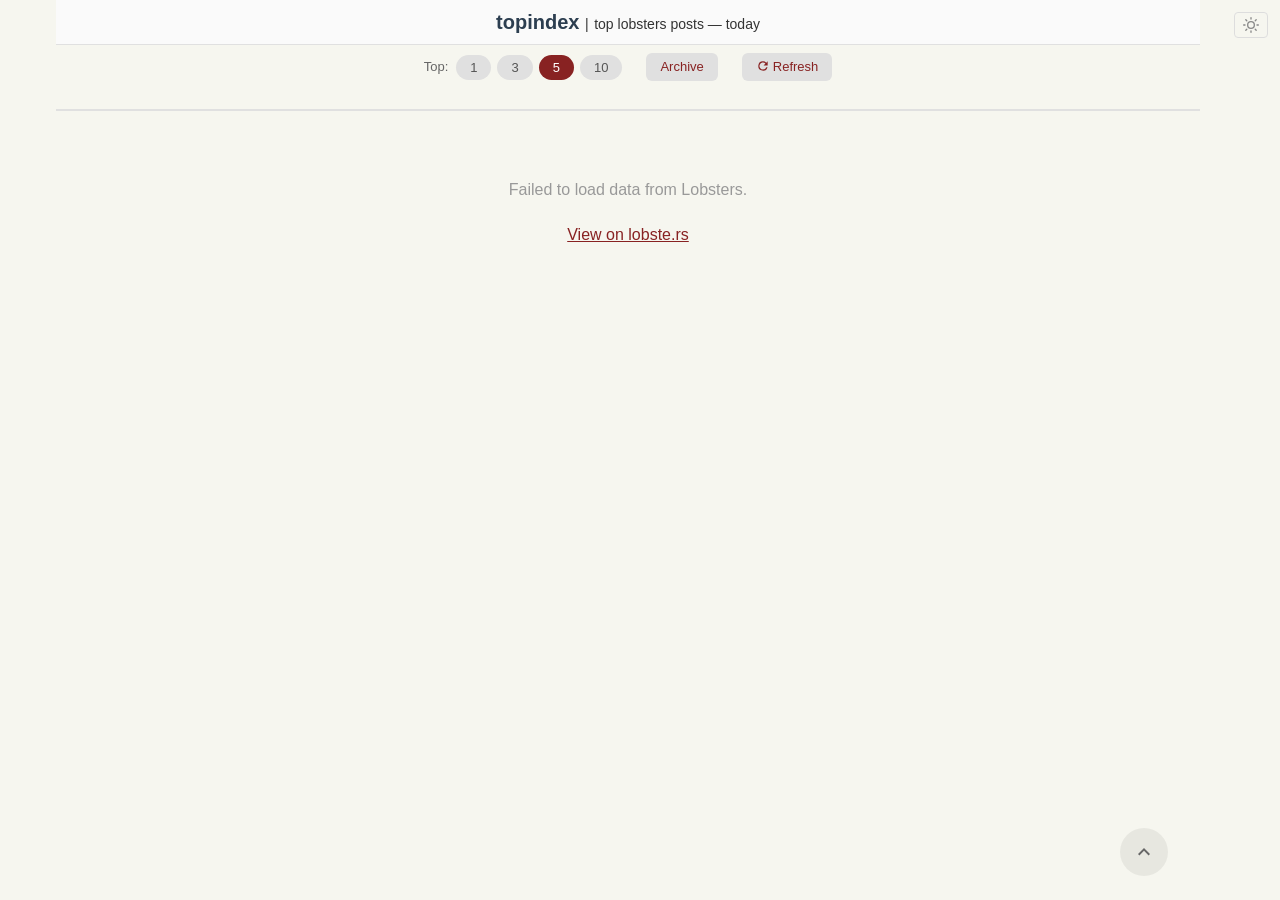
<file: lobsters/today.html>
<!DOCTYPE html>
<html lang="en">
<head>
<meta charset="UTF-8">
<meta name="viewport" content="width=device-width, initial-scale=1.0">
<link rel="icon" type="image/svg+xml" href="favicon.svg">
<link rel="stylesheet" href="style.css">
<script>!function(){var e=localStorage.getItem('lob_theme');e||(e=matchMedia('(prefers-color-scheme:dark)').matches?'dark':'light');document.documentElement.setAttribute('data-theme',e)}()</script>
<title>topindex | top lobsters posts — today</title>
<style>
.title-subtitle a { color: inherit; text-decoration: none; }
.title-subtitle a:hover { color: var(--accent); }
</style>
<script async src="https://www.googletagmanager.com/gtag/js?id=G-R2H3DBGJZJ"></script>
<script>
  window.dataLayer = window.dataLayer || [];
  function gtag(){dataLayer.push(arguments);}
  gtag('js', new Date());
  gtag('config', 'G-R2H3DBGJZJ');
</script>
</head>
<body>

<div class="title-bar">
    <h1><a href="/" class="home-link">topindex</a> <span class="title-sep">|</span> <span class="title-subtitle"><a href="./">top lobsters posts</a> — today</span></h1>
    <button class="theme-toggle" onclick="toggleTheme()" aria-label="Toggle dark mode">
        <svg class="icon-sun" xmlns="http://www.w3.org/2000/svg" viewBox="0 0 24 24" fill="none" stroke="currentColor" stroke-width="2" stroke-linecap="round" stroke-linejoin="round"><circle cx="12" cy="12" r="5"/><line x1="12" y1="1" x2="12" y2="3"/><line x1="12" y1="21" x2="12" y2="23"/><line x1="4.22" y1="4.22" x2="5.64" y2="5.64"/><line x1="18.36" y1="18.36" x2="19.78" y2="19.78"/><line x1="1" y1="12" x2="3" y2="12"/><line x1="21" y1="12" x2="23" y2="12"/><line x1="4.22" y1="19.78" x2="5.64" y2="18.36"/><line x1="18.36" y1="5.64" x2="19.78" y2="4.22"/></svg>
        <svg class="icon-moon" xmlns="http://www.w3.org/2000/svg" viewBox="0 0 24 24" fill="none" stroke="currentColor" stroke-width="2" stroke-linecap="round" stroke-linejoin="round"><path d="M21 12.79A9 9 0 1 1 11.21 3 7 7 0 0 0 21 12.79z"/></svg>
    </button>
</div>
<div class="header">
    <div class="controls">
        <div class="control-group">
            <label>Top:</label>
            <button data-topn="1" onclick="setTopN(1)">1</button>
            <button data-topn="3" onclick="setTopN(3)">3</button>
            <button data-topn="5" class="active" onclick="setTopN(5)">5</button>
            <button data-topn="10" onclick="setTopN(10)">10</button>
        </div>
        <a href="index.html" class="nav-link" title="Historical archive">Archive</a>
        <a href="javascript:void(0)" class="nav-link" onclick="forceRefresh()" title="Force refresh data"><svg xmlns="http://www.w3.org/2000/svg" width="14" height="14" viewBox="0 0 24 24" fill="currentColor" style="vertical-align:-2px;margin-right:3px"><path d="M17.65 6.35A7.96 7.96 0 0 0 12 4a8 8 0 1 0 7.73 10h-2.08A5.99 5.99 0 0 1 12 18a6 6 0 1 1 4.22-10.22L13 11h7V4z"/></svg>Refresh</a>
    </div>
    <div class="last-updated" id="last-updated"></div>
</div>
<div id="loading" style="display:none">Loading...</div>
<div id="content"></div>

<button class="back-to-top" onclick="window.scrollTo({top:0,behavior:'smooth'})" title="Back to top">
    <svg viewBox="0 0 24 24"><path d="M7.41 15.41L12 10.83l4.59 4.58L18 14l-6-6-6 6z"/></svg>
</button>

<div class="tooltip" id="tooltip"></div>

<script>
let currentTopN = 5;
let currentSort = 'score';
let todayStories = [];
let weekStories = [];
const VALID_SORTS = ['score', 'comments', 'date'];
const CACHE_KEY = 'lob_today_cache';
const CACHE_TTL = 6 * 60 * 60 * 1000;
let lastFetchTime = null;
let usedCache = false;

function getCachedStories() {
    try {
        const raw = localStorage.getItem(CACHE_KEY);
        if (!raw) return null;
        const cached = JSON.parse(raw);
        if (Date.now() - cached.timestamp > CACHE_TTL) return null;
        return cached;
    } catch (e) {
        return null;
    }
}

function cacheStories(today, week) {
    try {
        localStorage.setItem(CACHE_KEY, JSON.stringify({
            today: today,
            week: week,
            timestamp: Date.now()
        }));
    } catch (e) {}
}

/* Theme */
function initTheme() {
    const saved = localStorage.getItem('lob_theme');
    if (saved) {
        document.documentElement.dataset.theme = saved;
    } else {
        const prefersDark = window.matchMedia('(prefers-color-scheme: dark)').matches;
        document.documentElement.dataset.theme = prefersDark ? 'dark' : 'light';
    }
}

function toggleTheme() {
    const html = document.documentElement;
    const isDark = html.dataset.theme === 'dark';
    html.dataset.theme = isDark ? 'light' : 'dark';
    localStorage.setItem('lob_theme', html.dataset.theme);
}

initTheme();

/* Helpers */
function escapeHtml(str) {
    if (!str) return '';
    return str.replace(/&/g,'&amp;').replace(/</g,'&lt;').replace(/>/g,'&gt;').replace(/"/g,'&quot;');
}

function extractDomain(url) {
    if (!url) return '';
    try {
        let d = url.replace(/^https?:\/\//, '').split('/')[0];
        return d.replace(/^www\./, '');
    } catch(e) {
        return '';
    }
}

function isLobstersUrl(url) {
    if (!url) return false;
    return url.indexOf('lobste.rs') !== -1;
}

function openAllLinks(sectionId, linkType) {
    const section = document.getElementById(sectionId);
    if (!section) return;
    const links = section.querySelectorAll('a[data-link="' + linkType + '"]');
    const visited = JSON.parse(localStorage.getItem('lob_visited') || '{}');
    let changed = false;
    links.forEach(a => {
        window.open(a.href, '_blank');
        if (linkType === 'ext') {
            a.classList.add('visited');
            visited[a.href] = true;
            changed = true;
        }
    });
    if (changed) localStorage.setItem('lob_visited', JSON.stringify(visited));
}

function timeAgo(dateStr) {
    const now = Date.now();
    const then = new Date(dateStr.replace(' ', 'T')).getTime();
    const diff = Math.floor((now - then) / 1000);
    if (diff < 60) return diff + 's ago';
    if (diff < 3600) return Math.floor(diff / 60) + 'm ago';
    if (diff < 86400) return Math.floor(diff / 3600) + 'h ago';
    return Math.floor(diff / 86400) + 'd ago';
}

function renderTags(tags) {
    if (!tags || tags.length === 0) return '';
    let html = ' ';
    for (const tag of tags) {
        const tagName = typeof tag === 'string' ? tag : tag.tag || tag;
        if (!tagName) continue;
        html += '<a class="tag-pill" href="https://lobste.rs/t/' + encodeURIComponent(tagName) + '" target="_blank">' + escapeHtml(tagName) + '</a>';
    }
    return html;
}

/* Data */
const LOBSTERS_DAY_URL = 'https://lobste.rs/top/1d';
const LOBSTERS_WEEK_URL = 'https://lobste.rs/top/1w';
const CORS_PROXIES = [
    url => 'https://api.allorigins.win/raw?url=' + encodeURIComponent(url),
    url => 'https://api.codetabs.com/v1/proxy?quest=' + encodeURIComponent(url),
];

async function fetchHtml(url) {
    try {
        const resp = await fetch(url);
        if (!resp.ok) throw new Error(resp.status);
        return await resp.text();
    } catch (e) {
        for (const proxy of CORS_PROXIES) {
            try {
                const resp = await fetch(proxy(url));
                if (resp.ok) return await resp.text();
            } catch (_) {}
        }
        throw new Error('All proxies failed for ' + url);
    }
}

function parseStories(html) {
    const doc = new DOMParser().parseFromString(html, 'text/html');
    return Array.from(doc.querySelectorAll('.story')).map(li => {
        const score = parseInt(li.querySelector('.voters a')?.textContent?.trim()) || 0;
        const titleEl = li.querySelector('.u-url');
        const title = titleEl?.textContent?.trim() || '';
        let url = titleEl?.getAttribute('href') || '';
        if (url.startsWith('/')) url = 'https://lobste.rs' + url;

        const tags = Array.from(li.querySelectorAll('.tag')).map(t => t.textContent.trim());
        const user = li.querySelector('.u-author')?.textContent?.trim() || '';

        const timeEl = li.querySelector('time');
        const created_at = timeEl?.getAttribute('title') || '';

        const commentsEl = li.querySelector('.comments_label a[href]');
        const commentsText = commentsEl?.textContent?.trim() || '0';
        const comments_count = parseInt(commentsText) || 0;
        let comments_url = commentsEl?.getAttribute('href') || '';
        if (comments_url.startsWith('/')) comments_url = 'https://lobste.rs' + comments_url;

        return { title, url, score, comments_count, comments_url, username: user, created_at, tags };
    });
}

async function fetchStories(bypassCache) {
    if (!bypassCache) {
        const cached = getCachedStories();
        if (cached) {
            todayStories = cached.today;
            weekStories = cached.week;
            lastFetchTime = cached.timestamp;
            usedCache = true;
            updateLastUpdated();
            render();
            return;
        }
    }

    const loadingEl = document.getElementById('loading');
    if (todayStories.length === 0) loadingEl.style.display = 'block';

    const [dayResult, weekResult] = await Promise.allSettled([
        fetchHtml(LOBSTERS_DAY_URL).then(parseStories),
        fetchHtml(LOBSTERS_WEEK_URL).then(parseStories)
    ]);

    if (dayResult.status === 'fulfilled') todayStories = dayResult.value;
    if (weekResult.status === 'fulfilled') weekStories = weekResult.value;

    loadingEl.style.display = 'none';

    if (todayStories.length === 0 && weekStories.length === 0) {
        document.getElementById('content').innerHTML =
            '<p style="text-align:center;color:var(--text-faint);padding:40px;">Failed to load data from Lobsters.<br><br><a href="https://lobste.rs/top/1d" target="_blank" style="color:var(--accent)">View on lobste.rs</a></p>';
        return;
    }

    cacheStories(todayStories, weekStories);
    lastFetchTime = Date.now();
    usedCache = false;
    updateLastUpdated();
    render();
}

function forceRefresh() {
    localStorage.removeItem(CACHE_KEY);
    fetchStories(true);
}

function formatUpdatedTime() {
    const now = new Date();
    const h = now.getHours();
    const m = String(now.getMinutes()).padStart(2, '0');
    const ampm = h >= 12 ? 'PM' : 'AM';
    const h12 = h % 12 || 12;
    return h12 + ':' + m + ' ' + ampm;
}

function updateLastUpdated() {
    const el = document.getElementById('last-updated');
    if (!el) return;
    const time = lastFetchTime ? new Date(lastFetchTime) : new Date();
    const h = time.getHours();
    const m = String(time.getMinutes()).padStart(2, '0');
    const ampm = h >= 12 ? 'PM' : 'AM';
    const h12 = h % 12 || 12;
    const timeStr = h12 + ':' + m + ' ' + ampm;
    el.textContent = (usedCache ? 'Cached from ' : 'Updated ') + timeStr;
}

/* Sort & Filter */
function sortStories(items) {
    const sorted = items.slice();
    if (currentSort === 'comments') {
        sorted.sort((a, b) => b.comments_count - a.comments_count);
    } else if (currentSort === 'date') {
        sorted.sort((a, b) => new Date(b.created_at) - new Date(a.created_at));
    } else {
        sorted.sort((a, b) => b.score - a.score);
    }
    return sorted;
}

function setTopN(n) {
    currentTopN = n;
    document.querySelectorAll('[data-topn]').forEach(b => {
        b.classList.toggle('active', parseInt(b.dataset.topn) === n);
    });
    render();
}

function setSort(key) {
    if (VALID_SORTS.includes(key)) {
        currentSort = key;
        render();
    }
}

function sortArrow(key) {
    return currentSort === key ? ' \u25BC' : '';
}

/* Render */
function renderSection(sectionId, label, items) {
    const topItems = sortStories(items).slice(0, currentTopN);
    let html = '<div class="year-section"><details open id="' + sectionId + '"><summary><span class="year-label">' + escapeHtml(label) + '</span></summary>';
    html += '<div class="mobile-actions">';
    html += '<button onclick="openAllLinks(\'' + sectionId + '\', \'lob\')">open all lobsters</button>';
    html += '<button onclick="openAllLinks(\'' + sectionId + '\', \'ext\')">open all links</button>';
    html += '<button onclick="openAllLinks(\'' + sectionId + '\', \'arc\')">open all archives</button>';
    html += '</div>';
    html += '<table>';
    html += '<thead><tr>';
    html += '<th class="col-score sortable' + (currentSort === 'score' ? ' sort-active' : '') + '" onclick="setSort(\'score\')">points' + sortArrow('score') + '</th>';
    html += '<th class="col-comments sortable' + (currentSort === 'comments' ? ' sort-active' : '') + '" onclick="setSort(\'comments\')"><span class="th-label">cmts' + sortArrow('comments') + '</span> <span class="open-all" onclick="event.stopPropagation();openAllLinks(\'' + sectionId + '\', \'lob\')">open all</span></th>';
    html += '<th><span class="open-all" onclick="openAllLinks(\'' + sectionId + '\', \'ext\')">open all</span></th>';
    html += '<th class="col-archived"><span class="open-all" onclick="openAllLinks(\'' + sectionId + '\', \'arc\')">open all</span></th>';
    html += '<th class="col-user"></th>';
    html += '<th class="col-date sortable' + (currentSort === 'date' ? ' sort-active' : '') + '" onclick="setSort(\'date\')">date' + sortArrow('date') + '</th>';
    html += '<th class="col-when">when</th>';
    html += '</tr></thead><tbody>';

    for (const item of topItems) {
        const lobUrl = item.comments_url;
        const domain = extractDomain(item.url);
        const articleUrl = item.url || lobUrl;
        const title = escapeHtml(item.title);
        const archivedUrl = (item.url && !isLobstersUrl(item.url)) ? 'https://web.archive.org/web/0/' + item.url : '';
        const user = item.username || '';
        const userUrl = user ? 'https://lobste.rs/~' + encodeURIComponent(user) : '';
        const ago = timeAgo(item.created_at);

        html += '<tr class="post-row">';
        html += '<td class="col-score">' + item.score.toLocaleString() + '</td>';
        html += '<td class="col-comments"><a href="' + escapeHtml(lobUrl) + '" data-link="lob" target="_blank">' + item.comments_count.toLocaleString() + '</a></td>';
        html += '<td class="col-title"><a href="' + escapeHtml(articleUrl) + '" data-link="ext" target="_blank">' + title + '</a>';
        if (domain && !isLobstersUrl(item.url)) html += ' <span class="domain">(' + escapeHtml(domain) + ')</span>';
        html += renderTags(item.tags);
        html += '</td>';
        html += '<td class="col-archived">' + (archivedUrl ? '<a href="' + escapeHtml(archivedUrl) + '" data-link="arc" target="_blank">[archived]</a>' : '') + '</td>';
        html += '<td class="col-user">' + (user ? '<a href="' + userUrl + '" target="_blank">' + escapeHtml(user) + '</a>' : '') + '</td>';
        const postDate = item.created_at ? item.created_at.split(' ')[0] : '';
        html += '<td class="col-date">' + postDate + '</td>';
        html += '<td class="col-when">' + ago + '</td>';
        html += '</tr>';
    }

    html += '</tbody></table></details></div>';
    return html;
}

function render() {
    if (todayStories.length === 0 && weekStories.length === 0) return;

    let html = '';
    if (todayStories.length > 0) html += renderSection('section-today', 'Top Today', todayStories);
    if (weekStories.length > 0) html += renderSection('section-week', 'Top This Week', weekStories);
    document.getElementById('content').innerHTML = html;
    restoreVisitedLinks();
}

/* Visited links */
function restoreVisitedLinks() {
    const visited = JSON.parse(localStorage.getItem('lob_visited') || '{}');
    document.querySelectorAll('a[data-link="ext"]').forEach(a => {
        if (visited[a.href]) a.classList.add('visited');
    });
}
document.addEventListener('mousedown', function(e) {
    if (e.button === 2) return;
    const a = e.target.closest('a[data-link="ext"]');
    if (!a) return;
    const visited = JSON.parse(localStorage.getItem('lob_visited') || '{}');
    a.classList.add('visited');
    visited[a.href] = true;
    localStorage.setItem('lob_visited', JSON.stringify(visited));
});

/* Init */
document.addEventListener('DOMContentLoaded', function() {
    fetchStories();
});
</script>
</body>
</html>
</file>
<file: lobsters/style.css>
:root {
    --bg: #f6f6ef;
    --bg-card: #ffffff;
    --bg-card-hover: #fdf2f2;
    --bg-header: #fafafa;
    --bg-period: #f5f5f5;
    --bg-period-hover: #ececec;
    --bg-btn: #e0e0e0;
    --bg-btn-hover: #d0d0d0;
    --text: #333;
    --text-heading: #2c3e50;
    --text-secondary: #666;
    --text-muted: #888;
    --text-faint: #999;
    --text-link: #1a1a1a;
    --text-btn: #555;
    --text-period: #444;
    --text-domain: #aaa;
    --text-visited: #8e44ad;
    --text-permalink: #ccc;
    --border: #ddd;
    --border-light: #eee;
    --border-cell: #f2f2f2;
    --border-header: #e0e0e0;
    --accent: #882222;
    --accent-hover: #6b1a1a;
    --tl-tick: #d0d0d0;
    --tl-tick-year: #aaa;
    --tl-year-text: #999;
    --tooltip-bg: rgba(50,50,50,0.9);
    --shadow: rgba(0,0,0,0.2);
    --shadow-hover: rgba(0,0,0,0.25);
    --bg-fab-light: rgba(0, 0, 0, 0.06);
}
[data-theme="dark"] {
    --bg: #1a1a1a;
    --bg-card: #252525;
    --bg-card-hover: #2d2020;
    --bg-header: #2a2a2a;
    --bg-period: #2a2a2a;
    --bg-period-hover: #333;
    --bg-btn: #3a3a3a;
    --bg-btn-hover: #4a4a4a;
    --text: #e0e0e0;
    --text-heading: #f0f0f0;
    --text-secondary: #aaa;
    --text-muted: #888;
    --text-faint: #777;
    --text-link: #f0f0f0;
    --text-btn: #ddd;
    --text-period: #ccc;
    --text-domain: #777;
    --text-visited: #b86fdb;
    --text-permalink: #555;
    --border: #3a3a3a;
    --border-light: #333;
    --border-cell: #2d2d2d;
    --border-header: #3a3a3a;
    --accent: #bb4444;
    --accent-hover: #cc5555;
    --tl-tick: #555;
    --tl-tick-year: #777;
    --tl-year-text: #888;
    --tooltip-bg: rgba(30,30,30,0.95);
    --shadow: rgba(0,0,0,0.4);
    --shadow-hover: rgba(0,0,0,0.5);
    --bg-fab-light: rgba(255, 255, 255, 0.08);
}

* { margin: 0; padding: 0; box-sizing: border-box; }

body {
    font-family: -apple-system, BlinkMacSystemFont, "Segoe UI", Roboto, Helvetica, Arial, sans-serif;
    max-width: 1200px;
    margin: 0 auto;
    padding: 0 40px 80px 16px;
    color: var(--text);
    line-height: 1.4;
    background-color: var(--bg);
}

/* Title bar */
.title-bar {
    display: flex;
    align-items: center;
    justify-content: center;
    padding: 8px 16px;
    margin-bottom: 8px;
    background: var(--bg-header);
    border-bottom: 1px solid var(--border-header);
}
.title-bar h1 {
    font-size: 20px;
    color: var(--text-heading);
    font-weight: 700;
    margin: 0;
}

/* Header */
.header {
    text-align: center;
    margin-bottom: 28px;
    padding-bottom: 20px;
    border-bottom: 2px solid var(--border-header);
}
.home-link {
    color: inherit;
    text-decoration: none;
}
.home-link:hover {
    color: var(--accent);
}
.title-sep {
    font-weight: 400;
    color: var(--text);
    font-size: 14px;
}
.title-subtitle {
    font-weight: 400;
    color: var(--text);
    font-size: 14px;
}
.theme-toggle {
    position: fixed;
    top: 12px;
    right: 12px;
    z-index: 1000;
    background: var(--bg);
    border: 1px solid var(--border);
    border-radius: 4px;
    cursor: pointer;
    padding: 4px 8px;
    display: flex;
    align-items: center;
    justify-content: center;
    color: var(--text-muted);
    transition: all 0.15s;
}
.theme-toggle:hover {
    border-color: var(--accent);
    color: var(--accent);
}
.theme-toggle svg {
    width: 16px;
    height: 16px;
}
[data-theme="light"] .icon-moon,
[data-theme="dark"] .icon-sun {
    display: none;
}
[data-theme="light"] .icon-sun,
[data-theme="dark"] .icon-moon {
    display: block;
}
.nav-link {
    font-size: 13px;
    font-weight: 500;
    color: var(--accent);
    text-decoration: none;
    padding: 5px 14px;
    background: var(--bg-btn);
    border-radius: 6px;
}
.nav-link:hover {
    background: var(--bg-btn-hover);
    text-decoration: none;
}
.last-updated {
    font-size: 11px;
    color: var(--text-muted);
    margin-top: 8px;
}

/* Controls */
.controls {
    display: flex;
    align-items: center;
    justify-content: center;
    gap: 24px;
    flex-wrap: wrap;
}
.control-group {
    display: flex;
    align-items: center;
    gap: 6px;
}
.control-group label {
    font-size: 13px;
    color: var(--text-secondary);
    font-weight: 500;
    margin-right: 2px;
}
.control-group button {
    background-color: var(--bg-btn);
    color: var(--text-btn);
    border: none;
    border-radius: 16px;
    padding: 5px 14px;
    cursor: pointer;
    font-size: 13px;
    font-weight: 500;
    transition: all 0.15s ease;
}
.control-group button:hover {
    background-color: var(--bg-btn-hover);
}
.control-group button.active {
    background-color: var(--accent);
    color: white;
}

/* Year sections */
.year-section {
    margin-bottom: 16px;
}
.year-section > details {
    border: 1px solid var(--border);
    border-radius: 6px;
    background: var(--bg-card);
}
.year-section > details > summary {
    background: transparent;
    padding: 10px 14px;
    font-weight: 600;
    font-size: 15px;
    cursor: pointer;
    list-style: none;
    display: flex;
    align-items: center;
    gap: 8px;
    user-select: none;
    touch-action: manipulation;
}
.year-section > details > summary::-webkit-details-marker { display: none; }
.year-section > details > summary .year-label {
    background: var(--accent);
    color: white;
    padding: 4px 12px;
    border-radius: 4px;
    display: inline-block;
}
.year-section > details > summary::before {
    content: '\25B6';
    font-size: 10px;
    color: var(--accent);
    transition: transform 0.2s ease;
    display: inline-block;
}
.year-section > details[open] > summary::before {
    transform: rotate(90deg);
}
.year-section > details > summary:hover .year-label {
    background: var(--accent-hover);
}

/* Period sections */
.period-section {
    margin: 8px 10px;
}
.period-section > details {
    border: 1px solid var(--border-light);
    border-radius: 5px;
}
.period-section > details > summary {
    background: var(--bg-period);
    padding: 8px 12px;
    font-size: 14px;
    font-weight: 500;
    color: var(--text-period);
    cursor: pointer;
    list-style: none;
    display: flex;
    align-items: center;
    gap: 8px;
    user-select: none;
    touch-action: manipulation;
}
.period-section > details > summary::-webkit-details-marker { display: none; }
.period-section > details > summary::before {
    content: '\25B6';
    font-size: 9px;
    color: var(--accent);
    transition: transform 0.2s ease;
    display: inline-block;
}
.period-section > details[open] > summary::before {
    transform: rotate(90deg);
}
.period-section > details > summary:hover {
    background: var(--bg-period-hover);
}

/* Tables */
table {
    width: 100%;
    border-collapse: collapse;
    font-size: 13px;
}
thead th {
    background: var(--bg-header);
    padding: 6px 8px;
    text-align: left;
    font-weight: 500;
    color: var(--text-muted);
    font-size: 11px;
    letter-spacing: 0.3px;
    border-bottom: 1px solid var(--border-light);
    white-space: nowrap;
}
thead th .open-all {
    font-size: 10px;
    color: var(--text-faint);
    text-transform: none;
    letter-spacing: 0;
    cursor: pointer;
    margin-left: 4px;
    font-weight: normal;
}
thead th .open-all:hover {
    color: var(--accent);
    text-decoration: underline;
}
thead th.sortable {
    cursor: pointer;
    user-select: none;
}
thead th.sortable:hover {
    color: var(--accent);
}
thead th.sort-active {
    color: var(--accent);
}
thead th .th-label {
    cursor: pointer;
}
tbody td {
    padding: 5px 8px;
    border-bottom: 1px solid var(--border-cell);
    vertical-align: top;
}
tbody tr:last-child td {
    border-bottom: none;
}
tbody tr:hover {
    background: var(--bg-card-hover);
}
.col-score {
    width: 55px;
    text-align: right;
    font-variant-numeric: tabular-nums;
    color: var(--text-secondary);
    font-weight: 500;
}
.col-comments {
    width: 70px;
    font-variant-numeric: tabular-nums;
}
.col-comments a {
    color: var(--accent);
    text-decoration: none;
}
.col-comments a:hover {
    text-decoration: underline;
}
.col-title a {
    color: var(--text-link);
    text-decoration: none;
}
.col-title a:hover {
    text-decoration: underline;
}
.col-title a.visited {
    color: var(--text-visited);
}
.col-archived a.visited {
    color: var(--text-visited);
}
.col-comments a.visited {
    color: var(--text-visited);
}
.col-archived {
    width: 65px;
}
.col-archived a {
    color: var(--text-faint);
    text-decoration: none;
    font-size: 12px;
}
.col-archived a:hover {
    color: var(--accent);
}
.col-user {
    width: 90px;
    font-size: 12px;
    white-space: nowrap;
    overflow: hidden;
    text-overflow: ellipsis;
    max-width: 90px;
}
.col-user a {
    color: var(--text-secondary);
    text-decoration: none;
}
.col-user a:hover {
    color: var(--accent);
}
.col-date {
    width: 80px;
    font-size: 12px;
    color: var(--text-muted);
    white-space: nowrap;
}
.col-title .domain {
    color: var(--text-domain);
    font-size: 11px;
    margin-left: 4px;
}

/* Tag Filters */
.tag-filters {
    padding: 12px 0;
    margin-top: 8px;
}
.tag-search-bar {
    display: flex;
    align-items: center;
    gap: 8px;
    margin-bottom: 8px;
}
.tag-search-bar label {
    font-size: 13px;
    color: var(--text-secondary);
    font-weight: 500;
    flex-shrink: 0;
}
.tag-search-input {
    flex: 1;
    padding: 6px 10px;
    font-size: 13px;
    font-family: inherit;
    color: var(--text);
    background: var(--bg-card);
    border: 1px solid var(--border);
    border-radius: 6px;
    outline: none;
    transition: border-color 0.15s;
}
.tag-search-input:focus {
    border-color: var(--accent);
}
.tag-search-input::placeholder {
    color: var(--text-faint);
    font-size: 12px;
}
.tag-go-btn {
    background: var(--accent);
    color: white;
    border: none;
    border-radius: 6px;
    padding: 6px 14px;
    font-size: 13px;
    font-weight: 500;
    cursor: pointer;
    transition: background 0.15s;
    flex-shrink: 0;
}
.tag-go-btn:hover {
    background: var(--accent-hover);
}
.tag-error {
    font-size: 12px;
    color: var(--accent);
    flex-shrink: 0;
}
.tag-suggestions {
    display: flex;
    align-items: center;
    gap: 4px;
    flex-wrap: wrap;
}
.tag-filter-btn {
    background: var(--bg-btn);
    color: var(--text-btn);
    border: none;
    border-radius: 16px;
    padding: 4px 10px;
    cursor: pointer;
    font-size: 12px;
    font-weight: 500;
    transition: all 0.15s ease;
    white-space: nowrap;
}
.tag-filter-btn:hover {
    background: var(--bg-btn-hover);
}
.tag-filter-btn .tag-count {
    font-size: 10px;
    opacity: 0.7;
    margin-left: 2px;
}
.tag-filter-btn.clear-tags {
    background: transparent;
    color: var(--text-muted);
    text-decoration: underline;
    padding: 4px 6px;
    font-size: 11px;
}
.tag-filter-btn.clear-tags:hover {
    color: var(--accent);
}

/* Tags */
.tag-pill {
    display: inline-block;
    background: var(--bg-btn);
    color: var(--text-secondary);
    padding: 1px 6px;
    border-radius: 10px;
    font-size: 10px;
    margin-right: 2px;
    text-decoration: none;
    white-space: nowrap;
}
.tag-pill:hover {
    background: var(--accent);
    color: white;
}

/* Timeline sidebar */
#timeline {
    position: fixed;
    right: 18px;
    top: 50%;
    transform: translateY(-50%);
    z-index: 999;
    display: flex;
    flex-direction: column;
    align-items: flex-end;
    max-height: 85vh;
    overflow-y: auto;
    overflow-x: visible;
    padding: 4px 0;
    scrollbar-width: none;
}
#timeline::-webkit-scrollbar {
    display: none;
}
.tl-item {
    position: relative;
    cursor: pointer;
    display: flex;
    align-items: center;
    justify-content: flex-end;
    padding: 1px 0;
}
#timeline.tl-yearly .tl-item {
    padding: 4px 0;
}
#timeline.tl-yearly .tl-year-text {
    font-size: 11px;
}
#timeline.tl-yearly .tl-tick {
    width: 16px;
    height: 3px;
}
.tl-tick {
    width: 12px;
    height: 2px;
    border-radius: 1px;
    background: var(--tl-tick);
    transition: all 0.15s ease;
    flex-shrink: 0;
}
.tl-item.tl-year-start .tl-tick {
    width: 18px;
    height: 2px;
    background: var(--tl-tick-year);
}
.tl-item:hover .tl-tick {
    background: var(--accent);
    width: 20px;
    height: 3px;
}
.tl-item.active .tl-tick {
    background: var(--accent);
    width: 18px;
    height: 3px;
}
.tl-year-text {
    font-size: 10px;
    font-weight: 600;
    color: var(--tl-year-text);
    white-space: nowrap;
    user-select: none;
    margin-right: 4px;
}
.tl-item.active .tl-year-text {
    color: var(--accent);
}
#tl-tooltip {
    position: fixed;
    background: var(--tooltip-bg);
    color: white;
    padding: 3px 8px;
    border-radius: 3px;
    font-size: 11px;
    white-space: nowrap;
    pointer-events: none;
    opacity: 0;
    transition: opacity 0.12s ease;
    user-select: none;
    backdrop-filter: blur(4px);
    z-index: 1000;
}
#tl-tooltip.visible {
    opacity: 1;
}
#tl-tooltip::after {
    content: '';
    position: absolute;
    right: -4px;
    top: 50%;
    transform: translateY(-50%);
    border-left: 4px solid var(--tooltip-bg);
    border-top: 4px solid transparent;
    border-bottom: 4px solid transparent;
}

/* FAB - Floating Action Button */
.fab {
    position: fixed;
    bottom: 24px;
    right: 56px;
    width: 48px;
    height: 48px;
    border-radius: 50%;
    background: var(--accent);
    color: white;
    border: none;
    cursor: pointer;
    box-shadow: 0 2px 8px var(--shadow);
    font-size: 20px;
    display: flex;
    align-items: center;
    justify-content: center;
    transition: all 0.2s ease;
    z-index: 1000;
}
.back-to-top {
    position: fixed;
    bottom: 24px;
    right: 112px;
    width: 48px;
    height: 48px;
    border-radius: 50%;
    background: var(--bg-fab-light);
    color: var(--text-secondary);
    border: none;
    cursor: pointer;
    display: flex;
    align-items: center;
    justify-content: center;
    transition: color 0.2s ease;
    z-index: 1000;
}
.back-to-top:hover {
    color: var(--accent);
}
.back-to-top svg {
    width: 24px;
    height: 24px;
    fill: currentColor;
}
.fab:hover {
    background: var(--accent-hover);
    box-shadow: 0 4px 12px var(--shadow-hover);
    transform: scale(1.05);
}
.fab svg {
    width: 22px;
    height: 22px;
    fill: white;
}

/* Tooltip */
.tooltip {
    position: fixed;
    background: var(--tooltip-bg);
    color: white;
    padding: 6px 10px;
    border-radius: 4px;
    font-size: 12px;
    pointer-events: none;
    z-index: 1001;
    opacity: 0;
    transition: opacity 0.2s;
}
.tooltip.show { opacity: 1; }

/* Permalink */
.permalink {
    opacity: 0;
    transition: opacity 0.15s;
    font-size: 11px;
    color: var(--text-permalink);
    cursor: pointer;
    margin-left: 6px;
}
summary:hover .permalink {
    opacity: 1;
}
.permalink:hover {
    color: var(--accent);
}

/* Loading indicator */
#loading {
    text-align: center;
    padding: 80px 20px;
    color: var(--text-muted);
    font-size: 16px;
}

/* "When" column (today.html only) */
.col-when {
    width: 65px;
    font-size: 12px;
    color: var(--text-muted);
    white-space: nowrap;
}

/* Mobile-actions (hidden on desktop) */
.mobile-actions {
    display: none;
}

/* Responsive — Mobile Card Layout */
@media (max-width: 768px) {

    .title-bar { position: sticky; top: 0; z-index: 100; background: var(--bg-header); }
    .controls { gap: 12px; }
    body { padding: 0 12px 80px 12px; }

    /* --- Hide timeline on mobile --- */
    #timeline { display: none !important; }
    #tl-tooltip { display: none !important; }

    /* --- FAB & back-to-top --- */
    .fab { bottom: 16px; right: 16px; width: 44px; height: 44px; }
    .back-to-top { bottom: 16px; right: 68px; width: 44px; height: 44px; }

    /* --- Mobile-actions pill buttons --- */
    .mobile-actions {
        display: flex;
        gap: 8px;
        padding: 8px 4px;
        flex-wrap: wrap;
    }
    .mobile-actions button {
        background: var(--bg-btn);
        color: var(--text-btn);
        border: none;
        border-radius: 16px;
        padding: 5px 14px;
        font-size: 12px;
        font-weight: 500;
        cursor: pointer;
        transition: all 0.15s ease;
    }
    .mobile-actions button:hover,
    .mobile-actions button:active {
        background: var(--bg-btn-hover);
    }

    /* --- Hide table header --- */
    thead { display: none; }

    /* --- Table to block layout --- */
    table { display: block; font-size: 14px; }
    tbody { display: block; }

    /* --- Card rows --- */
    .post-row {
        display: flex;
        flex-wrap: wrap;
        align-items: baseline;
        padding: 12px 14px;
        margin: 8px 0;
        background: var(--bg-card);
        border: 1px solid var(--border-light);
        border-radius: 8px;
        box-shadow: 0 1px 3px rgba(0,0,0,0.04);
    }
    .post-row:hover {
        background: var(--bg-card-hover);
    }

    /* Reset td defaults for card */
    .post-row td {
        display: inline;
        padding: 0;
        border: none;
        width: auto;
        max-width: none;
        vertical-align: baseline;
    }

    /* --- Line 1: Title (full width) --- */
    .post-row .col-title {
        display: block;
        width: 100%;
        order: 1;
        font-size: 15px;
        line-height: 1.4;
        margin-bottom: 6px;
    }
    .post-row .col-title a {
        font-weight: 500;
    }
    .post-row .col-title .domain {
        font-size: 12px;
    }

    /* --- Line 2: Score pts · Comments · Date --- */
    .post-row .col-score {
        order: 2;
        font-size: 12px;
        color: var(--text-muted);
        text-align: left;
        width: auto;
        font-weight: 500;
    }
    .post-row .col-score::after {
        content: ' pts \00b7 ';
        font-weight: 400;
        color: var(--text-muted);
    }

    .post-row .col-comments {
        order: 3;
        font-size: 12px;
        width: auto;
    }
    .post-row .col-comments a {
        color: var(--accent);
        text-decoration: none;
    }
    .post-row .col-comments::after {
        content: ' comments \00b7 ';
        color: var(--text-muted);
        font-size: 12px;
    }

    .post-row .col-date {
        order: 4;
        font-size: 12px;
        color: var(--text-muted);
        width: auto;
        white-space: nowrap;
    }
    .post-row .col-date::after {
        content: ' \00b7 ';
        color: var(--text-muted);
    }

    /* --- Line 2 continued: "when" column (today.html) --- */
    .post-row .col-when {
        order: 5;
        font-size: 12px;
        color: var(--text-muted);
        width: auto;
    }
    .post-row .col-when::after {
        content: ' \00b7 ';
        color: var(--text-muted);
    }

    /* --- Line 2 continued: Username (inline after date) --- */
    .post-row .col-user {
        order: 6;
        font-size: 12px;
        color: var(--text-muted);
        overflow: visible;
        white-space: normal;
        max-width: none;
    }
    .post-row .col-user:not(:empty)::after {
        content: ' \00b7 ';
        color: var(--text-muted);
    }

    /* --- [archived] inline after user --- */
    .post-row .col-archived {
        order: 7;
        font-size: 12px;
        width: auto;
    }
    .post-row .col-archived a {
        font-size: 12px;
        color: var(--text-faint);
    }

    /* --- Sections spacing --- */
    .period-section { margin: 4px 6px; }
    .year-section { margin-bottom: 12px; }

    /* --- Fix iOS Safari double-tap on details/summary --- */
    .permalink {
        display: none;
    }

    /* --- Fix collapsed <details> showing empty space --- */
    details:not([open]) > table,
    details:not([open]) > .mobile-actions {
        display: none;
    }

    /* --- Tags wrap on mobile --- */
    .tag-pill {
        margin-bottom: 2px;
    }
}

[data-theme="dark"] .post-row {
    box-shadow: 0 1px 3px rgba(0,0,0,0.2);
}
</file>
<file: hackernews/style.css>
:root {
    --bg: #f6f6ef;
    --bg-card: #ffffff;
    --bg-card-hover: #fdf6ef;
    --bg-header: #fafafa;
    --bg-period: #f5f5f5;
    --bg-period-hover: #ececec;
    --bg-btn: #e0e0e0;
    --bg-btn-hover: #d0d0d0;
    --text: #333;
    --text-heading: #2c3e50;
    --text-secondary: #666;
    --text-muted: #888;
    --text-faint: #999;
    --text-link: #1a1a1a;
    --text-btn: #555;
    --text-period: #444;
    --text-domain: #aaa;
    --text-visited: #8e44ad;
    --text-permalink: #ccc;
    --border: #ddd;
    --border-light: #eee;
    --border-cell: #f2f2f2;
    --border-header: #e0e0e0;
    --accent: #ff6600;
    --accent-hover: #e85d00;
    --tl-tick: #d0d0d0;
    --tl-tick-year: #aaa;
    --tl-year-text: #999;
    --tooltip-bg: rgba(50,50,50,0.9);
    --shadow: rgba(0,0,0,0.2);
    --shadow-hover: rgba(0,0,0,0.25);
    --bg-fab-light: rgba(0, 0, 0, 0.06);
}
[data-theme="dark"] {
    --bg: #1a1a1a;
    --bg-card: #252525;
    --bg-card-hover: #2d2520;
    --bg-header: #2a2a2a;
    --bg-period: #2a2a2a;
    --bg-period-hover: #333;
    --bg-btn: #3a3a3a;
    --bg-btn-hover: #4a4a4a;
    --text: #e0e0e0;
    --text-heading: #f0f0f0;
    --text-secondary: #aaa;
    --text-muted: #888;
    --text-faint: #777;
    --text-link: #f0f0f0;
    --text-btn: #ddd;
    --text-period: #ccc;
    --text-domain: #777;
    --text-visited: #b86fdb;
    --text-permalink: #555;
    --border: #3a3a3a;
    --border-light: #333;
    --border-cell: #2d2d2d;
    --border-header: #3a3a3a;
    --accent: #ff7722;
    --accent-hover: #ff8833;
    --tl-tick: #555;
    --tl-tick-year: #777;
    --tl-year-text: #888;
    --tooltip-bg: rgba(30,30,30,0.95);
    --shadow: rgba(0,0,0,0.4);
    --shadow-hover: rgba(0,0,0,0.5);
    --bg-fab-light: rgba(255, 255, 255, 0.08);
}

* { margin: 0; padding: 0; box-sizing: border-box; }

body {
    font-family: -apple-system, BlinkMacSystemFont, "Segoe UI", Roboto, Helvetica, Arial, sans-serif;
    max-width: 1200px;
    margin: 0 auto;
    padding: 0 40px 80px 16px;
    color: var(--text);
    line-height: 1.4;
    background-color: var(--bg);
}

/* Title bar */
.title-bar {
    display: flex;
    align-items: center;
    justify-content: center;
    padding: 8px 16px;
    margin-bottom: 8px;
    background: var(--bg-header);
    border-bottom: 1px solid var(--border-header);
}
.title-bar h1 {
    font-size: 20px;
    color: var(--text-heading);
    font-weight: 700;
    margin: 0;
}

/* Header */
.header {
    text-align: center;
    margin-bottom: 28px;
    padding-bottom: 20px;
    border-bottom: 2px solid var(--border-header);
}
.home-link {
    color: inherit;
    text-decoration: none;
}
.home-link:hover {
    color: var(--accent);
}
.title-sep {
    font-weight: 400;
    color: var(--text);
    font-size: 14px;
}
.title-subtitle {
    font-weight: 400;
    color: var(--text);
    font-size: 14px;
}
.theme-toggle {
    position: fixed;
    top: 12px;
    right: 12px;
    z-index: 1000;
    background: var(--bg);
    border: 1px solid var(--border);
    border-radius: 4px;
    cursor: pointer;
    padding: 4px 8px;
    display: flex;
    align-items: center;
    justify-content: center;
    color: var(--text-muted);
    transition: all 0.15s;
}
.theme-toggle:hover {
    border-color: var(--accent);
    color: var(--accent);
}
.theme-toggle svg {
    width: 16px;
    height: 16px;
}
[data-theme="light"] .icon-moon,
[data-theme="dark"] .icon-sun {
    display: none;
}
[data-theme="light"] .icon-sun,
[data-theme="dark"] .icon-moon {
    display: block;
}
.nav-link {
    font-size: 13px;
    font-weight: 500;
    color: var(--accent);
    text-decoration: none;
    padding: 5px 14px;
    background: var(--bg-btn);
    border-radius: 6px;
}
.nav-link:hover {
    background: var(--bg-btn-hover);
    text-decoration: none;
}
.nav-link:disabled {
    cursor: default;
    opacity: 0.7;
}
.last-updated {
    font-size: 11px;
    color: var(--text-muted);
    margin-top: 8px;
}

/* Controls */
.controls {
    display: flex;
    align-items: center;
    justify-content: center;
    gap: 24px;
    flex-wrap: wrap;
}
.control-group {
    display: flex;
    align-items: center;
    gap: 6px;
}
.control-group label {
    font-size: 13px;
    color: var(--text-secondary);
    font-weight: 500;
    margin-right: 2px;
}
.control-group button {
    background-color: var(--bg-btn);
    color: var(--text-btn);
    border: none;
    border-radius: 16px;
    padding: 5px 14px;
    cursor: pointer;
    font-size: 13px;
    font-weight: 500;
    transition: all 0.15s ease;
}
.control-group button:hover {
    background-color: var(--bg-btn-hover);
}
.control-group button.active {
    background-color: var(--accent);
    color: white;
}

/* Year sections */
.year-section {
    margin-bottom: 16px;
}
.year-section > details {
    border: 1px solid var(--border);
    border-radius: 6px;
    background: var(--bg-card);
}
.year-section > details > summary {
    background: transparent;
    padding: 10px 14px;
    font-weight: 600;
    font-size: 15px;
    cursor: pointer;
    list-style: none;
    display: flex;
    align-items: center;
    gap: 8px;
    user-select: none;
    touch-action: manipulation;
}
.year-section > details > summary::-webkit-details-marker { display: none; }
.year-section > details > summary .year-label {
    background: var(--accent);
    color: white;
    padding: 4px 12px;
    border-radius: 4px;
    display: inline-block;
}
.year-section > details > summary::before {
    content: '\25B6';
    font-size: 10px;
    color: var(--accent);
    transition: transform 0.2s ease;
    display: inline-block;
}
.year-section > details[open] > summary::before {
    transform: rotate(90deg);
}
.year-section > details > summary:hover .year-label {
    background: var(--accent-hover);
}

/* Period sections */
.period-section {
    margin: 8px 10px;
}
.period-section > details {
    border: 1px solid var(--border-light);
    border-radius: 5px;
}
.period-section > details > summary {
    background: var(--bg-period);
    padding: 8px 12px;
    font-size: 14px;
    font-weight: 500;
    color: var(--text-period);
    cursor: pointer;
    list-style: none;
    display: flex;
    align-items: center;
    gap: 8px;
    user-select: none;
    touch-action: manipulation;
}
.period-section > details > summary::-webkit-details-marker { display: none; }
.period-section > details > summary::before {
    content: '\25B6';
    font-size: 9px;
    color: var(--accent);
    transition: transform 0.2s ease;
    display: inline-block;
}
.period-section > details[open] > summary::before {
    transform: rotate(90deg);
}
.period-section > details > summary:hover {
    background: var(--bg-period-hover);
}

/* Tables */
table {
    width: 100%;
    border-collapse: collapse;
    font-size: 13px;
}
thead th {
    background: var(--bg-header);
    padding: 6px 8px;
    text-align: left;
    font-weight: 500;
    color: var(--text-muted);
    font-size: 11px;
    letter-spacing: 0.3px;
    border-bottom: 1px solid var(--border-light);
    white-space: nowrap;
}
thead th .open-all {
    font-size: 10px;
    color: var(--text-faint);
    text-transform: none;
    letter-spacing: 0;
    cursor: pointer;
    margin-left: 4px;
    font-weight: normal;
}
thead th .open-all:hover {
    color: var(--accent);
    text-decoration: underline;
}
thead th.sortable {
    cursor: pointer;
    user-select: none;
}
thead th.sortable:hover {
    color: var(--accent);
}
thead th.sort-active {
    color: var(--accent);
}
thead th .th-label {
    cursor: pointer;
}
tbody td {
    padding: 5px 8px;
    border-bottom: 1px solid var(--border-cell);
    vertical-align: top;
}
tbody tr:last-child td {
    border-bottom: none;
}
tbody tr:hover {
    background: var(--bg-card-hover);
}
.col-score {
    width: 55px;
    text-align: right;
    font-variant-numeric: tabular-nums;
    color: var(--text-secondary);
    font-weight: 500;
}
.col-comments {
    width: 70px;
    font-variant-numeric: tabular-nums;
}
.col-comments a {
    color: var(--accent);
    text-decoration: none;
}
.col-comments a:hover {
    text-decoration: underline;
}
.col-comments a.visited {
    color: var(--text-visited);
}
.col-title a {
    color: var(--text-link);
    text-decoration: none;
}
.col-title a:hover {
    text-decoration: underline;
}
.col-title a.visited {
    color: var(--text-visited);
}
.col-archived {
    width: 65px;
}
.col-archived a {
    color: var(--text-faint);
    text-decoration: none;
    font-size: 12px;
}
.col-archived a:hover {
    color: var(--accent);
}
.col-archived a.visited {
    color: var(--text-visited);
}
.col-user {
    width: 90px;
    font-size: 12px;
    white-space: nowrap;
    overflow: hidden;
    text-overflow: ellipsis;
    max-width: 90px;
}
.col-user a {
    color: var(--text-secondary);
    text-decoration: none;
}
.col-user a:hover {
    color: var(--accent);
}
.col-date {
    width: 80px;
    font-size: 12px;
    color: var(--text-muted);
    white-space: nowrap;
}
.col-title .domain {
    color: var(--text-domain);
    font-size: 11px;
    margin-left: 4px;
}

/* Timeline sidebar */
#timeline {
    position: fixed;
    right: 18px;
    top: 50%;
    transform: translateY(-50%);
    z-index: 999;
    display: flex;
    flex-direction: column;
    align-items: flex-end;
    max-height: 85vh;
    overflow-y: auto;
    overflow-x: visible;
    padding: 4px 0;
    scrollbar-width: none;
}
#timeline::-webkit-scrollbar {
    display: none;
}
.tl-item {
    position: relative;
    cursor: pointer;
    display: flex;
    align-items: center;
    justify-content: flex-end;
    padding: 1px 0;
}
#timeline.tl-yearly .tl-item {
    padding: 4px 0;
}
#timeline.tl-yearly .tl-year-text {
    font-size: 11px;
}
#timeline.tl-yearly .tl-tick {
    width: 16px;
    height: 3px;
}
.tl-tick {
    width: 12px;
    height: 2px;
    border-radius: 1px;
    background: var(--tl-tick);
    transition: all 0.15s ease;
    flex-shrink: 0;
}
.tl-item.tl-year-start .tl-tick {
    width: 18px;
    height: 2px;
    background: var(--tl-tick-year);
}
.tl-item:hover .tl-tick {
    background: var(--accent);
    width: 20px;
    height: 3px;
}
.tl-item.active .tl-tick {
    background: var(--accent);
    width: 18px;
    height: 3px;
}
.tl-year-text {
    font-size: 10px;
    font-weight: 600;
    color: var(--tl-year-text);
    white-space: nowrap;
    user-select: none;
    margin-right: 4px;
}
.tl-item.active .tl-year-text {
    color: var(--accent);
}
#tl-tooltip {
    position: fixed;
    background: var(--tooltip-bg);
    color: white;
    padding: 3px 8px;
    border-radius: 3px;
    font-size: 11px;
    white-space: nowrap;
    pointer-events: none;
    opacity: 0;
    transition: opacity 0.12s ease;
    user-select: none;
    backdrop-filter: blur(4px);
    z-index: 1000;
}
#tl-tooltip.visible {
    opacity: 1;
}
#tl-tooltip::after {
    content: '';
    position: absolute;
    right: -4px;
    top: 50%;
    transform: translateY(-50%);
    border-left: 4px solid var(--tooltip-bg);
    border-top: 4px solid transparent;
    border-bottom: 4px solid transparent;
}

/* FAB - Floating Action Button */
.fab {
    position: fixed;
    bottom: 24px;
    right: 56px;
    width: 48px;
    height: 48px;
    border-radius: 50%;
    background: var(--accent);
    color: white;
    border: none;
    cursor: pointer;
    box-shadow: 0 2px 8px var(--shadow);
    font-size: 20px;
    display: flex;
    align-items: center;
    justify-content: center;
    transition: all 0.2s ease;
    z-index: 1000;
}
.back-to-top {
    position: fixed;
    bottom: 24px;
    right: 112px;
    width: 48px;
    height: 48px;
    border-radius: 50%;
    background: var(--bg-fab-light);
    color: var(--text-secondary);
    border: none;
    cursor: pointer;
    display: flex;
    align-items: center;
    justify-content: center;
    transition: color 0.2s ease;
    z-index: 1000;
}
.back-to-top:hover {
    color: var(--accent);
}
.back-to-top svg {
    width: 24px;
    height: 24px;
    fill: currentColor;
}
.fab:hover {
    background: var(--accent-hover);
    box-shadow: 0 4px 12px var(--shadow-hover);
    transform: scale(1.05);
}
.fab svg {
    width: 22px;
    height: 22px;
    fill: white;
}

/* Tooltip */
.tooltip {
    position: fixed;
    background: var(--tooltip-bg);
    color: white;
    padding: 6px 10px;
    border-radius: 4px;
    font-size: 12px;
    pointer-events: none;
    z-index: 1001;
    opacity: 0;
    transition: opacity 0.2s;
}
.tooltip.show { opacity: 1; }

/* Permalink */
.permalink {
    opacity: 0;
    transition: opacity 0.15s;
    font-size: 11px;
    color: var(--text-permalink);
    cursor: pointer;
    margin-left: 6px;
}
summary:hover .permalink {
    opacity: 1;
}
.permalink:hover {
    color: var(--accent);
}

/* Loading indicator */
#loading {
    text-align: center;
    padding: 80px 20px;
    color: var(--text-muted);
    font-size: 16px;
}

/* "When" column (today.html only) */
.col-when {
    width: 65px;
    font-size: 12px;
    color: var(--text-muted);
    white-space: nowrap;
}

/* Mobile-actions (hidden on desktop) */
.mobile-actions {
    display: none;
}

/* Responsive — Mobile Card Layout */
@media (max-width: 768px) {

    .title-bar { position: sticky; top: 0; z-index: 100; background: var(--bg-header); }
    .controls { gap: 12px; }
    body { padding: 0 12px 80px 12px; }

    /* --- Hide timeline on mobile --- */
    #timeline { display: none !important; }
    #tl-tooltip { display: none !important; }

    /* --- FAB & back-to-top --- */
    .fab { bottom: 16px; right: 16px; width: 44px; height: 44px; }
    .back-to-top { bottom: 16px; right: 68px; width: 44px; height: 44px; }

    /* --- Mobile-actions pill buttons --- */
    .mobile-actions {
        display: flex;
        gap: 8px;
        padding: 8px 4px;
        flex-wrap: wrap;
    }
    .mobile-actions button {
        background: var(--bg-btn);
        color: var(--text-btn);
        border: none;
        border-radius: 16px;
        padding: 5px 14px;
        font-size: 12px;
        font-weight: 500;
        cursor: pointer;
        transition: all 0.15s ease;
    }
    .mobile-actions button:hover,
    .mobile-actions button:active {
        background: var(--bg-btn-hover);
    }

    /* --- Hide table header --- */
    thead { display: none; }

    /* --- Table to block layout --- */
    table { display: block; font-size: 14px; }
    tbody { display: block; }

    /* --- Card rows --- */
    .post-row {
        display: flex;
        flex-wrap: wrap;
        align-items: baseline;
        padding: 12px 14px;
        margin: 8px 0;
        background: var(--bg-card);
        border: 1px solid var(--border-light);
        border-radius: 8px;
        box-shadow: 0 1px 3px rgba(0,0,0,0.04);
    }
    .post-row:hover {
        background: var(--bg-card-hover);
    }

    /* Reset td defaults for card */
    .post-row td {
        display: inline;
        padding: 0;
        border: none;
        width: auto;
        max-width: none;
        vertical-align: baseline;
    }

    /* --- Line 1: Title (full width) --- */
    .post-row .col-title {
        display: block;
        width: 100%;
        order: 1;
        font-size: 15px;
        line-height: 1.4;
        margin-bottom: 6px;
    }
    .post-row .col-title a {
        font-weight: 500;
    }
    .post-row .col-title .domain {
        font-size: 12px;
    }

    /* --- Line 2: Score pts · Comments · Date --- */
    .post-row .col-score {
        order: 2;
        font-size: 12px;
        color: var(--text-muted);
        text-align: left;
        width: auto;
        font-weight: 500;
    }
    .post-row .col-score::after {
        content: ' pts \00b7 ';
        font-weight: 400;
        color: var(--text-muted);
    }

    .post-row .col-comments {
        order: 3;
        font-size: 12px;
        width: auto;
    }
    .post-row .col-comments a {
        color: var(--accent);
        text-decoration: none;
    }
    .post-row .col-comments::after {
        content: ' comments \00b7 ';
        color: var(--text-muted);
        font-size: 12px;
    }

    .post-row .col-date {
        order: 4;
        font-size: 12px;
        color: var(--text-muted);
        width: auto;
        white-space: nowrap;
    }
    .post-row .col-date::after {
        content: ' \00b7 ';
        color: var(--text-muted);
    }

    /* --- Line 2 continued: "when" column (today.html) --- */
    .post-row .col-when {
        order: 5;
        font-size: 12px;
        color: var(--text-muted);
        width: auto;
    }
    .post-row .col-when::after {
        content: ' \00b7 ';
        color: var(--text-muted);
    }

    /* --- Line 2 continued: Username (inline after date) --- */
    .post-row .col-user {
        order: 6;
        font-size: 12px;
        color: var(--text-muted);
        overflow: visible;
        white-space: normal;
        max-width: none;
    }
    .post-row .col-user:not(:empty)::after {
        content: ' \00b7 ';
        color: var(--text-muted);
    }

    /* --- [archived] inline after user --- */
    .post-row .col-archived {
        order: 7;
        font-size: 12px;
        width: auto;
    }
    .post-row .col-archived a {
        font-size: 12px;
        color: var(--text-faint);
    }
    .post-row .col-archived a.visited {
        color: var(--text-visited);
    }

    /* --- Sections spacing --- */
    .period-section { margin: 4px 6px; }
    .year-section { margin-bottom: 12px; }

    /* --- Fix iOS Safari double-tap on details/summary --- */
    .permalink {
        display: none;
    }

    /* --- Fix collapsed <details> showing empty space --- */
    details:not([open]) > table,
    details:not([open]) > .mobile-actions {
        display: none;
    }
}

[data-theme="dark"] .post-row {
    box-shadow: 0 1px 3px rgba(0,0,0,0.2);
}
</file>
